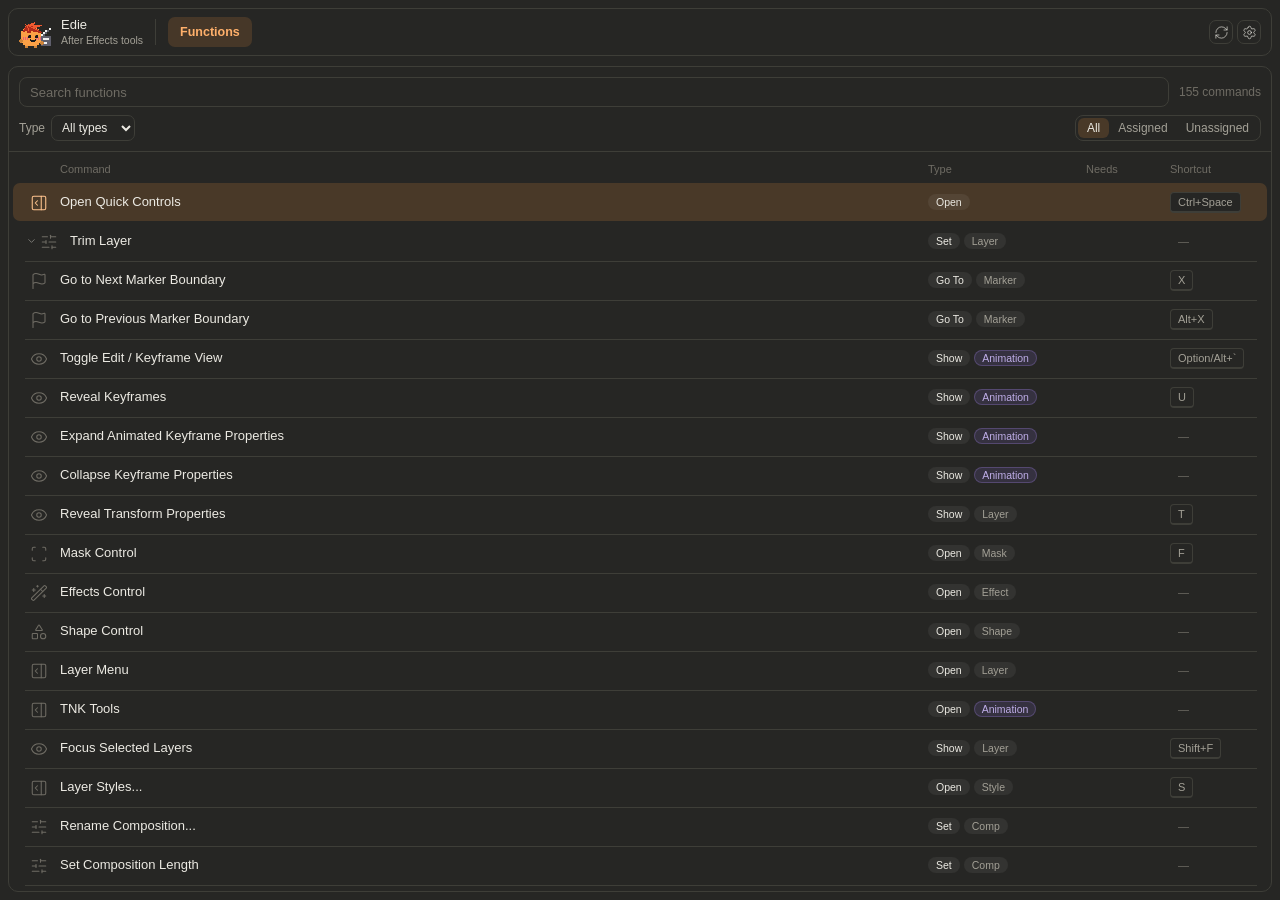
<file: index.html>
<!doctype html>
<html>
<head>
  <meta charset="utf-8" />
  <title>Timeline CEP</title>
  <link rel="stylesheet" href="./css/style.css?v=8df8271e0579" />
</head>
<body>
  <section id="quickPanelShell" class="quick-panel-shell" aria-label="AE FX Quick Controls">
    <div class="quick-panel-status">
      <p id="quickPanelContext">Reading active composition...</p>
      <button id="quickPanelRefresh" class="quick-panel-refresh" type="button" title="Refresh native selection" aria-label="Refresh native selection" data-icon="ui.refresh"></button>
    </div>
    <div class="quick-panel-search-wrap">
      <span class="quick-panel-character" aria-hidden="true"><svg class="brand-face" viewBox="0 0 32 32" width="32" height="32" shape-rendering="crispEdges" aria-hidden="true"><rect x="15" y="6" width="1" height="1" fill="#ef5a30"/><rect x="12" y="7" width="4" height="1" fill="#ef5a30"/><rect x="6" y="8" width="1" height="1" fill="#ef5a30"/><rect x="9" y="8" width="1" height="1" fill="#ef5a30"/><rect x="10" y="8" width="1" height="1" fill="#b02a1c"/><rect x="11" y="8" width="4" height="1" fill="#ef5a30"/><rect x="7" y="9" width="16" height="1" fill="#ef5a30"/><rect x="6" y="10" width="1" height="1" fill="#ef5a30"/><rect x="7" y="10" width="1" height="1" fill="#b02a1c"/><rect x="8" y="10" width="1" height="1" fill="#ef5a30"/><rect x="9" y="10" width="1" height="1" fill="#b02a1c"/><rect x="10" y="10" width="2" height="1" fill="#ef5a30"/><rect x="12" y="10" width="2" height="1" fill="#b02a1c"/><rect x="14" y="10" width="7" height="1" fill="#ef5a30"/><rect x="6" y="11" width="2" height="1" fill="#b02a1c"/><rect x="8" y="11" width="1" height="1" fill="#ef5a30"/><rect x="9" y="11" width="3" height="1" fill="#b02a1c"/><rect x="12" y="11" width="6" height="1" fill="#ef5a30"/><rect x="5" y="12" width="1" height="1" fill="#ef5a30"/><rect x="6" y="12" width="3" height="1" fill="#b02a1c"/><rect x="9" y="12" width="1" height="1" fill="#ef5a30"/><rect x="10" y="12" width="4" height="1" fill="#b02a1c"/><rect x="14" y="12" width="2" height="1" fill="#ef5a30"/><rect x="16" y="12" width="1" height="1" fill="#b02a1c"/><rect x="17" y="12" width="1" height="1" fill="#faa046"/><rect x="30" y="12" width="2" height="1" fill="#f0f0f0"/><rect x="4" y="13" width="1" height="1" fill="#faa046"/><rect x="5" y="13" width="4" height="1" fill="#b02a1c"/><rect x="9" y="13" width="1" height="1" fill="#ef5a30"/><rect x="10" y="13" width="6" height="1" fill="#b02a1c"/><rect x="16" y="13" width="2" height="1" fill="#ef5a30"/><rect x="18" y="13" width="1" height="1" fill="#b02a1c"/><rect x="19" y="13" width="1" height="1" fill="#faa046"/><rect x="30" y="13" width="2" height="1" fill="#f0f0f0"/><rect x="4" y="14" width="5" height="1" fill="#b02a1c"/><rect x="9" y="14" width="1" height="1" fill="#ef5a30"/><rect x="10" y="14" width="8" height="1" fill="#b02a1c"/><rect x="18" y="14" width="1" height="1" fill="#ef5a30"/><rect x="19" y="14" width="1" height="1" fill="#b02a1c"/><rect x="26" y="14" width="2" height="1" fill="#f0f0f0"/><rect x="28" y="14" width="2" height="1" fill="#5f5f6c"/><rect x="2" y="15" width="2" height="1" fill="#faa046"/><rect x="4" y="15" width="2" height="1" fill="#b02a1c"/><rect x="6" y="15" width="2" height="1" fill="#faa046"/><rect x="8" y="15" width="4" height="1" fill="#b02a1c"/><rect x="12" y="15" width="2" height="1" fill="#faa046"/><rect x="14" y="15" width="8" height="1" fill="#b02a1c"/><rect x="26" y="15" width="2" height="1" fill="#f0f0f0"/><rect x="28" y="15" width="2" height="1" fill="#5f5f6c"/><rect x="2" y="16" width="6" height="1" fill="#faa046"/><rect x="8" y="16" width="4" height="1" fill="#b02a1c"/><rect x="12" y="16" width="7" height="1" fill="#faa046"/><rect x="19" y="16" width="4" height="1" fill="#b02a1c"/><rect x="24" y="16" width="2" height="1" fill="#f0f0f0"/><rect x="26" y="16" width="2" height="1" fill="#5f5f6c"/><rect x="2" y="17" width="20" height="1" fill="#faa046"/><rect x="24" y="17" width="2" height="1" fill="#f0f0f0"/><rect x="26" y="17" width="2" height="1" fill="#5f5f6c"/><rect x="2" y="18" width="20" height="1" fill="#faa046"/><rect x="22" y="18" width="2" height="1" fill="#f0f0f0"/><rect x="24" y="18" width="2" height="1" fill="#5f5f6c"/><rect x="2" y="19" width="7" height="1" fill="#faa046"/><rect x="9" y="19" width="1" height="1" fill="#b8692c"/><rect x="10" y="19" width="2" height="1" fill="#19191c"/><rect x="12" y="19" width="4" height="1" fill="#faa046"/><rect x="16" y="19" width="1" height="1" fill="#b8692c"/><rect x="17" y="19" width="2" height="1" fill="#19191c"/><rect x="19" y="19" width="3" height="1" fill="#faa046"/><rect x="22" y="19" width="2" height="1" fill="#f0f0f0"/><rect x="24" y="19" width="2" height="1" fill="#5f5f6c"/><rect x="2" y="20" width="7" height="1" fill="#faa046"/><rect x="9" y="20" width="3" height="1" fill="#19191c"/><rect x="12" y="20" width="4" height="1" fill="#faa046"/><rect x="16" y="20" width="3" height="1" fill="#19191c"/><rect x="19" y="20" width="3" height="1" fill="#faa046"/><rect x="22" y="20" width="10" height="1" fill="#5f5f6c"/><rect x="2" y="21" width="2" height="1" fill="#faa046"/><rect x="4" y="21" width="1" height="1" fill="#e8607a"/><rect x="5" y="21" width="1" height="1" fill="#faa046"/><rect x="6" y="21" width="1" height="1" fill="#e8607a"/><rect x="7" y="21" width="1" height="1" fill="#faa046"/><rect x="8" y="21" width="1" height="1" fill="#e8607a"/><rect x="9" y="21" width="3" height="1" fill="#19191c"/><rect x="12" y="21" width="4" height="1" fill="#faa046"/><rect x="16" y="21" width="3" height="1" fill="#19191c"/><rect x="19" y="21" width="1" height="1" fill="#e8607a"/><rect x="20" y="21" width="1" height="1" fill="#faa046"/><rect x="21" y="21" width="1" height="1" fill="#e8607a"/><rect x="22" y="21" width="10" height="1" fill="#5f5f6c"/><rect x="2" y="22" width="2" height="1" fill="#faa046"/><rect x="4" y="22" width="1" height="1" fill="#e8607a"/><rect x="5" y="22" width="1" height="1" fill="#faa046"/><rect x="6" y="22" width="1" height="1" fill="#e8607a"/><rect x="7" y="22" width="1" height="1" fill="#faa046"/><rect x="8" y="22" width="1" height="1" fill="#e8607a"/><rect x="9" y="22" width="8" height="1" fill="#faa046"/><rect x="17" y="22" width="1" height="1" fill="#e8607a"/><rect x="18" y="22" width="1" height="1" fill="#faa046"/><rect x="19" y="22" width="1" height="1" fill="#e8607a"/><rect x="20" y="22" width="1" height="1" fill="#faa046"/><rect x="21" y="22" width="1" height="1" fill="#e8607a"/><rect x="22" y="22" width="2" height="1" fill="#5f5f6c"/><rect x="24" y="22" width="6" height="1" fill="#f0f0f0"/><rect x="30" y="22" width="2" height="1" fill="#5f5f6c"/><rect x="1" y="23" width="2" height="1" fill="#cd8339"/><rect x="3" y="23" width="1" height="1" fill="#faa046"/><rect x="4" y="23" width="1" height="1" fill="#e8607a"/><rect x="5" y="23" width="1" height="1" fill="#faa046"/><rect x="6" y="23" width="1" height="1" fill="#e8607a"/><rect x="7" y="23" width="1" height="1" fill="#faa046"/><rect x="8" y="23" width="1" height="1" fill="#e8607a"/><rect x="9" y="23" width="2" height="1" fill="#faa046"/><rect x="11" y="23" width="1" height="1" fill="#19191c"/><rect x="12" y="23" width="4" height="1" fill="#faa046"/><rect x="16" y="23" width="1" height="1" fill="#19191c"/><rect x="17" y="23" width="1" height="1" fill="#e8607a"/><rect x="18" y="23" width="1" height="1" fill="#faa046"/><rect x="19" y="23" width="1" height="1" fill="#e8607a"/><rect x="20" y="23" width="1" height="1" fill="#faa046"/><rect x="21" y="23" width="1" height="1" fill="#e8607a"/><rect x="22" y="23" width="2" height="1" fill="#5f5f6c"/><rect x="24" y="23" width="6" height="1" fill="#f0f0f0"/><rect x="30" y="23" width="2" height="1" fill="#5f5f6c"/><rect x="0" y="24" width="4" height="1" fill="#cd8339"/><rect x="4" y="24" width="7" height="1" fill="#faa046"/><rect x="11" y="24" width="6" height="1" fill="#19191c"/><rect x="17" y="24" width="5" height="1" fill="#faa046"/><rect x="22" y="24" width="10" height="1" fill="#5f5f6c"/><rect x="0" y="25" width="4" height="1" fill="#cd8339"/><rect x="4" y="25" width="8" height="1" fill="#faa046"/><rect x="12" y="25" width="4" height="1" fill="#19191c"/><rect x="16" y="25" width="6" height="1" fill="#faa046"/><rect x="22" y="25" width="2" height="1" fill="#cd8339"/><rect x="24" y="25" width="8" height="1" fill="#5f5f6c"/><rect x="1" y="26" width="2" height="1" fill="#cd8339"/><rect x="3" y="26" width="18" height="1" fill="#faa046"/><rect x="21" y="26" width="4" height="1" fill="#cd8339"/><rect x="25" y="26" width="3" height="1" fill="#f0f0f0"/><rect x="28" y="26" width="4" height="1" fill="#5f5f6c"/><rect x="4" y="27" width="16" height="1" fill="#faa046"/><rect x="21" y="27" width="4" height="1" fill="#cd8339"/><rect x="25" y="27" width="3" height="1" fill="#f0f0f0"/><rect x="28" y="27" width="4" height="1" fill="#5f5f6c"/><rect x="4" y="28" width="16" height="1" fill="#faa046"/><rect x="22" y="28" width="2" height="1" fill="#cd8339"/><rect x="24" y="28" width="8" height="1" fill="#5f5f6c"/><rect x="6" y="29" width="12" height="1" fill="#faa046"/><rect x="22" y="29" width="10" height="1" fill="#5f5f6c"/><rect x="6" y="30" width="3" height="1" fill="#cd8339"/><rect x="15" y="30" width="3" height="1" fill="#cd8339"/><rect x="6" y="31" width="3" height="1" fill="#cd8339"/><rect x="15" y="31" width="3" height="1" fill="#cd8339"/></svg></span>
      <span class="quick-panel-search-icon" aria-hidden="true"></span>
      <input id="quickPanelSearch" class="quick-panel-search" type="text" spellcheck="false" autocomplete="off" placeholder="Search commands or effects" aria-label="Search commands or effects">
      <kbd class="quick-panel-search-key">Enter</kbd>
    </div>
    <div id="quickPanelSearchTabs" class="quick-search-tabs" role="tablist" aria-label="Search in" hidden></div>
    <div id="quickPanelSearchResults" class="quick-panel-search-results" aria-live="polite"></div>
    <div class="quick-panel-grid">
      <button type="button" data-quick-panel="anchor" data-tooltip="Layout\nShortcut: Ctrl+A\nAnchor, align, distribute, stagger, layer order and pull/snap." data-icon="panel.anchor"><span class="quick-panel-name">Layout</span><kbd>Ctrl+A</kbd></button>
      <button type="button" data-quick-panel="composition" data-tooltip="Composition\nShortcut: Ctrl+C\nOpen composition-level utilities." data-icon="panel.composition"><span class="quick-panel-name">Comp</span><kbd>Ctrl+C</kbd></button>
      <button type="button" data-quick-panel="rename-comp" data-tooltip="Rename Composition\nRename the active composition directly." data-icon="panel.rename-comp"><span class="quick-panel-name">Rename Comp</span><kbd>RN</kbd></button>
      <button type="button" data-quick-panel="ease" data-tooltip="Ease Editor\nShortcut: Ctrl+E\nEdit selected native keyframes." data-icon="panel.ease"><span class="quick-panel-name">Ease</span><kbd>Ctrl+E</kbd></button>
      <button type="button" data-quick-panel="mask" data-tooltip="Mask Control\nShortcut: Ctrl+F\nEdit masks on selected layers." data-icon="panel.mask"><span class="quick-panel-name">Mask</span><kbd>Ctrl+F</kbd></button>
      <button type="button" data-quick-panel="effects" data-tooltip="Effects Control\nSearch, apply, toggle, and delete effects on selected layers." data-icon="panel.effects"><span class="quick-panel-name">Effects</span><kbd>FX</kbd></button>
      <button type="button" data-quick-panel="shapes" data-tooltip="Shape Control\nInspect selected shape contents and add common shape items." data-icon="panel.shapes"><span class="quick-panel-name">Shapes</span><kbd>SH</kbd></button>
      <button type="button" data-quick-panel="styles" data-tooltip="Layer Styles\nShortcut: Ctrl+S\nAdd and edit styles on selected layers." data-icon="panel.styles"><span class="quick-panel-name">Styles</span><kbd>Ctrl+S</kbd></button>
      <button type="button" data-quick-panel="layer-menu" data-tooltip="Layer Menu\nOpen the selected-layer right-click menu from Quick Controls." data-icon="panel.layer-menu"><span class="quick-panel-name">Layer Menu</span><kbd>RC</kbd></button>
      <button type="button" data-quick-panel="mass-edit" data-tooltip="Mass Edit\nShortcut: Ctrl+M\nCopy, wrangle, and edit properties across selected layers." data-icon="panel.mass-edit"><span class="quick-panel-name">Mass Edit</span><kbd>Ctrl+M</kbd></button>
      <button type="button" data-quick-panel="text-animation" data-tooltip="Text Animation\nShortcut: Ctrl+T\nBuild text animators and manage selected text layers." data-icon="panel.text-animation"><span class="quick-panel-name">Text Anim</span><kbd>Ctrl+T</kbd></button>
      <button type="button" data-quick-panel="tnk" data-tooltip="TNK Tools\nShortcut: Ctrl+D\nGlobal parameter bar feeding every tool, TNK v3 style." data-icon="panel.tnk"><span class="quick-panel-name">TNK</span><kbd>Ctrl+D</kbd></button>
    </div>
    <p class="quick-panel-hint">Uses the current native Timeline or Composition selection.</p>
  </section>
  <header>
    <div class="status-row">
      <div id="platformBadge" class="platform-badge" aria-label="Platform"></div>
      <div id="compSelect" class="comp-select" title="Composition">
        <button id="compSelectButton" class="comp-select-button" type="button">No active comp</button>
        <input id="compSelectSearch" class="comp-select-search" type="text" spellcheck="false" autocomplete="off" aria-label="Search compositions">
        <div id="compSelectMenu" class="comp-select-menu" aria-hidden="true"></div>
      </div>
      <span id="status">Open a comp.</span>
      <button id="durationBtn" title="Set comp duration">Set Length</button>
      <button id="keyframeModeBtn" title="Toggle keyframe focus mode">Keyframes</button>
    </div>
  </header>

  <div id="durationModal" class="modal-backdrop" aria-hidden="true">
    <div class="duration-dialog">
      <div class="dialog-title">Set Composition Duration</div>
      <div class="dialog-subtitle">Seconds, mm:ss, or hh:mm:ss</div>
      <input id="durationInput" type="text" spellcheck="false" />
      <div id="durationError" class="dialog-error"></div>
      <div class="dialog-actions">
        <button id="durationCancel" class="dialog-btn">Cancel</button>
        <button id="durationApply" class="dialog-btn primary">Apply</button>
      </div>
    </div>
  </div>

  <div id="expressionModal" class="modal-backdrop" aria-hidden="true">
    <div class="duration-dialog expression-dialog">
      <div id="expressionTitle" class="dialog-title">Expression</div>
      <div id="expressionSubtitle" class="dialog-subtitle">Alt-click a property row to edit</div>
      <textarea id="expressionInput" spellcheck="false"></textarea>
      <div id="expressionError" class="dialog-error"></div>
      <div class="dialog-actions">
        <button id="expressionDisable" class="dialog-btn">Disable</button>
        <button id="expressionCancel" class="dialog-btn">Cancel</button>
        <button id="expressionApply" class="dialog-btn primary">Apply</button>
      </div>
    </div>
  </div>

  <div id="anchorModal" class="modal-backdrop" aria-hidden="true">
    <div class="duration-dialog anchor-dialog">
      <div class="dialog-title">Anchor Point</div>
      <div class="dialog-subtitle">Pick where the selected layer anchor should sit</div>
      <div class="layout-panel-head">
        <span class="layout-panel-name">Layout</span>
        <em class="layout-panel-count" data-tnt-selection></em>
      </div>
      <div class="anchor-panel">
        <div class="anchor-section">
          <div class="anchor-section-title">Anchor</div>
          <div id="anchorGrid" class="anchor-grid" role="group" aria-label="Anchor point position">
            <button type="button" class="anchor-cell" data-point="TL" title="Top left"></button>
            <button type="button" class="anchor-cell" data-point="TC" title="Top center"></button>
            <button type="button" class="anchor-cell" data-point="TR" title="Top right"></button>
            <button type="button" class="anchor-cell" data-point="ML" title="Middle left"></button>
            <button type="button" class="anchor-cell active" data-point="C" title="Center"></button>
            <button type="button" class="anchor-cell" data-point="MR" title="Middle right"></button>
            <button type="button" class="anchor-cell" data-point="BL" title="Bottom left"></button>
            <button type="button" class="anchor-cell" data-point="BC" title="Bottom center"></button>
            <button type="button" class="anchor-cell" data-point="BR" title="Bottom right"></button>
          </div>
          <label class="anchor-option">
            <input id="anchorUseMasks" type="checkbox" checked>
            <span>Use mask bounds</span>
          </label>
        </div>
        <div class="anchor-section anchor-align-section">
          <div class="anchor-section-title">Align</div>
          <label class="anchor-align-target">
            <span>Align to:</span>
            <select id="anchorAlignTarget" aria-label="Align layers to">
              <option value="selection">Selection</option>
              <option value="comp">Composition</option>
            </select>
          </label>
          <div id="anchorAlignGrid" class="anchor-align-grid" role="group" aria-label="Align selected layers">
            <button type="button" class="anchor-align-btn align-left" data-align="left" data-icon="align-start-vertical" title="Align left"></button>
            <button type="button" class="anchor-align-btn align-hcenter" data-align="hcenter" data-icon="align-center-vertical" title="Align horizontal center"></button>
            <button type="button" class="anchor-align-btn align-right" data-align="right" data-icon="align-end-vertical" title="Align right"></button>
            <button type="button" class="anchor-align-btn align-top" data-align="top" data-icon="align-start-horizontal" title="Align top"></button>
            <button type="button" class="anchor-align-btn align-vcenter" data-align="vcenter" data-icon="align-center-horizontal" title="Align vertical center"></button>
            <button type="button" class="anchor-align-btn align-bottom" data-align="bottom" data-icon="align-end-horizontal" title="Align bottom"></button>
          </div>
          <div class="anchor-section-title anchor-distribute-title">Distribute Layers</div>
          <div id="anchorDistributeGrid" class="anchor-align-grid anchor-distribute-grid" role="group" aria-label="Distribute selected layers">
            <button type="button" class="anchor-align-btn dist-top" data-align="dist-top" data-icon="align-vertical-distribute-start" title="Distribute top edges"></button>
            <button type="button" class="anchor-align-btn dist-vcenter" data-align="dist-vcenter" data-icon="align-vertical-distribute-center" title="Distribute vertical centers"></button>
            <button type="button" class="anchor-align-btn dist-bottom" data-align="dist-bottom" data-icon="align-vertical-distribute-end" title="Distribute bottom edges"></button>
            <button type="button" class="anchor-align-btn dist-left" data-align="dist-left" data-icon="align-horizontal-distribute-start" title="Distribute left edges"></button>
            <button type="button" class="anchor-align-btn dist-hcenter" data-align="dist-hcenter" data-icon="align-horizontal-distribute-center" title="Distribute horizontal centers"></button>
            <button type="button" class="anchor-align-btn dist-right" data-align="dist-right" data-icon="align-horizontal-distribute-end" title="Distribute right edges"></button>
          </div>
          <label class="anchor-option anchor-align-option">
            <input id="anchorIgnoreParent" type="checkbox">
            <span>Ignore parenting</span>
          </label>
        </div>
        <div id="anchorTimingSections" class="anchor-timing-sections">
        <div class="timing-column">
<section class="timing-order-card timing-stagger-card">
          <header class="timing-order-head">
            <div class="tnt-card-title timing-order-title"><b>ST</b><span>Stagger</span></div>
          </header>
          <div class="timing-order-body">
            <div class="timing-inline-row"><div class="timing-execute-actions" role="group" aria-label="Choose stagger direction">
              <button type="button" data-stagger-execute="asc" data-icon="arrow-up-narrow-wide" data-tooltip="Bottom Up\nUse the bottom selected layer as the first layer, then stagger upward."><strong>Bottom up</strong><span>Stagger upward</span></button>
              <button type="button" data-stagger-execute="desc" data-icon="arrow-down-wide-narrow" data-tooltip="Top Down\nUse the top selected layer as the first layer, then stagger downward."><strong>Top down</strong><span>Stagger downward</span></button>
              <button type="button" data-stagger-execute="random" data-icon="shuffle" data-tooltip="Random Stagger\nShuffle the selected layers once, then use the slider to set the offset."><strong>Random</strong><span>Shuffle timing</span></button>
            </div>
              <label class="timing-group-control" data-tooltip="Group Size\nRepeat offsets inside groups. 1 staggers every selected layer in one run."><span>Group:</span><input class="timing-group-input" type="number" min="1" step="1" value="1"></label>
              </div>
            <div class="timing-order-field">
              <span>Offset / gap</span>
              <div class="timing-amount-row">
                <input class="timing-amount-range" type="range" min="0" max="60" step="1" value="0" data-tooltip="Apply Stagger\nChoose a direction above, then drag to apply the offset from the original layer positions.">
                <input class="timing-amount-input" type="number" min="0" step="1" value="0" data-tooltip="Exact Offset\nEnter an exact amount. The selected stagger direction applies from the original layer positions.">
                <select class="timing-unit-select" data-tooltip="Unit\nMeasure the offset in composition frames or in seconds.">
                  <option value="frames">Frames</option>
                  <option value="seconds">Secs</option>
                </select>
              </div>
              <div class="timing-live-status">Choose a direction, then move the slider to apply.</div>
            </div>
          </div>
          <div class="timing-order-error"></div>
        </section>
<section class="timing-order-card timing-snap-pull-card">
          <header class="timing-order-head">
            <div class="tnt-card-title timing-order-title"><b>SP</b><span>Pull / Snap</span></div>
          </header>
          <div class="timing-order-body">
            <div class="timing-order-field">
              <span>Pull</span>
              <div class="timing-inline-row timing-pull-choices">
                <span>Move:</span>
                <select class="timing-pull-mode" data-tooltip="What to move\nThe selected layers, or the selected keyframes.">
                  <option value="layers">Layers</option>
                  <option value="keys">Keyframes</option>
                </select>
              </div>
              <div class="timing-inline-row timing-pull-row">
                <span>Pull:</span>
                <div class="timing-execute-actions" role="group" aria-label="Pull to playhead">
                  <button type="button" data-pull-run="in" data-icon="arrow-right-from-line" data-tooltip="Pull In\nMove to the playhead by the in point, keeping the selection's relative spacing.\nWith Keyframes: the layer's keys travel as a group, anchored by the first."></button>
                  <button type="button" data-pull-run="out" data-icon="arrow-left-from-line" data-tooltip="Pull Out\nMove to the playhead by the out point, keeping the selection's relative spacing.\nWith Keyframes: the layer's keys travel as a group, anchored by the last."></button>
                </div>
                <span>Snap:</span>
                <div class="timing-execute-actions" role="group" aria-label="Snap to playhead">
                  <button type="button" data-snap-run="in" data-icon="align-horizontal-justify-start" data-tooltip="Snap In\nMove every selected layer's in point onto the playhead individually.\nWith Keyframes: each property's first key lands on the playhead."></button>
                  <button type="button" data-snap-run="out" data-icon="align-horizontal-justify-end" data-tooltip="Snap Out\nMove every selected layer's out point onto the playhead individually.\nWith Keyframes: each property's last key lands on the playhead."></button>
                </div>
              </div>
            </div>
          </div>
          <div class="timing-order-error"></div>
        </section>
</div>

        <section class="timing-order-card layer-order-card">
          <header class="timing-order-head">
            <div class="tnt-card-title timing-order-title"><b>OR</b><span>Layer Order</span></div>
          </header>
          <div class="timing-order-body">
            <div class="timing-order-field order-direction-field">
              <span>Direction:</span>
              <select class="timing-direction-select" data-tooltip="Direction\nAscending puts the smallest value at the bottom of the selected stack.">
              <option value="asc">Ascending</option>
              <option value="desc">Descending</option>
            </select>
            </div>
            <div class="timing-order-field order-group-field">
              <span>Timing:</span>
              <div class="timing-execute-actions order-sort-actions" role="group" aria-label="Sort selected layers by timing">
                <button type="button" data-order-sort="in" data-icon="chevrons-left" data-tooltip="By In Point\nSort selected layers by in point."><strong>In point</strong><span>Layer start</span></button>
                <button type="button" data-order-sort="out" data-icon="chevrons-right" data-tooltip="By Out Point\nSort selected layers by out point."><strong>Out point</strong><span>Layer end</span></button>
                <button type="button" data-order-sort="firstKey" data-icon="skip-back" data-tooltip="Earliest Keyframe\nSort by each layer's earliest keyframe. Layers with no keys use their in point."><strong>First key</strong><span>Earliest key</span></button>
                <button type="button" data-order-sort="lastKey" data-icon="skip-forward" data-tooltip="Last Keyframe\nSort by each layer's latest keyframe. Layers with no keys use their in point."><strong>Last key</strong><span>Latest key</span></button>
              </div>
            </div>
            <div class="timing-order-field order-group-field">
              <span>Position:</span>
              <div class="timing-execute-actions order-sort-actions" role="group" aria-label="Sort selected layers by position">
                <button type="button" data-order-sort="x" data-icon="move-horizontal" data-tooltip="By X Position\nSort selected layers by Position X at the current time."><strong>X position</strong><span>Left to right</span></button>
                <button type="button" data-order-sort="y" data-icon="move-vertical" data-tooltip="By Y Position\nSort selected layers by Position Y at the current time."><strong>Y position</strong><span>Top to bottom</span></button>
                <button type="button" data-order-sort="distance" data-icon="ruler" data-tooltip="By Distance\nSort selected layers by how far each one sits from the last layer in the selection, measured at the current time."><strong>Distance</strong><span>From last selected</span></button>
              </div>
            </div>
            <div class="timing-order-field order-group-field">
              <span>Stack:</span>
              <div class="timing-execute-actions order-stack-actions" role="group" aria-label="Reorder the selected stack">
                <button type="button" data-order-stack="top" data-icon="arrow-up-to-line" data-tooltip="Send to Top\nMove the selected layers to the top of the composition stack while preserving their order."><strong>Send to top</strong><span>Top of layer stack</span></button>
                <button type="button" data-order-stack="bottom" data-icon="arrow-down-to-line" data-tooltip="Send to Bottom\nMove the selected layers to the bottom of the composition stack while preserving their order."><strong>Send to bottom</strong><span>Bottom of layer stack</span></button>
                <button type="button" data-order-stack="reverse" data-icon="flip-vertical-2" data-tooltip="Reverse Layer Order  (R)\nReverse the selected layers inside their current stack slots. The unselected layers do not move."><strong>Reverse</strong><span>Reverse selected stack</span></button>
                <button type="button" data-order-sort="random" data-icon="shuffle" data-tooltip="Randomize\nShuffle selected layers and move the shuffled selection to the top of the stack."><strong>Random</strong><span>Shuffle stack</span></button>
              </div>
            </div>
          <div class="timing-order-error"></div>
        </section>

        
        </div>
      </div>
      <div id="anchorError" class="dialog-error"></div>
    </div>
  </div>

  <div id="compositionModal" class="modal-backdrop composition-backdrop" aria-hidden="true">
    <div class="composition-dialog" role="dialog" aria-modal="true" aria-labelledby="compositionTitle">
      <div class="composition-head">
        <div class="composition-title-wrap">
          <b class="subpanel-shortcut-badge">C</b>
          <div id="compositionTitle" class="composition-title">Composition</div>
          <span id="compositionName" class="composition-name">No active comp</span>
        </div>
      </div>
      <div class="composition-body">
        <section class="composition-section">
          <div class="composition-section-title">Current Composition</div>
          <div class="composition-tool-grid">
            <button type="button" class="composition-tool" data-composition-action="trim" title="Trim the active composition to the latest layer out point">
              <span class="composition-tool-icon icon-trim" aria-hidden="true"></span>
              <span>Auto Trim Comp</span>
            </button>
            <button type="button" class="composition-tool" data-composition-action="crop" title="Crop selected precomposition layers to their visible content">
              <span class="composition-tool-icon icon-crop" aria-hidden="true"></span>
              <span>Auto Crop Comps</span>
            </button>
            <button type="button" class="composition-tool" data-composition-action="precompose" title="Move selected layers into a new precomposition">
              <span class="composition-tool-icon icon-precompose" aria-hidden="true"></span>
              <span>Pre-compose Selected</span>
            </button>
            <button type="button" class="composition-tool" data-composition-action="decompose" title="Extract selected precomposition layers into this timeline while preserving their placement">
              <span class="composition-tool-icon icon-decompose" aria-hidden="true"></span>
              <span>Decompose Precomp</span>
            </button>
            <button type="button" class="composition-tool composition-tool-destructive" data-composition-action="decomposeDelete" title="Extract the selected precomp, then delete its source composition from the project when it has no other uses">
              <span class="composition-tool-icon icon-decompose" aria-hidden="true"></span>
              <span>Decompose + Delete Source</span>
            </button>
            <button type="button" class="composition-tool" data-composition-action="rename" title="Rename the active composition">
              <span class="composition-tool-icon icon-rename" aria-hidden="true"></span>
              <span>Rename Composition</span>
            </button>
            <button type="button" class="composition-tool" data-composition-action="duration" title="Set the active composition duration">
              <span class="composition-tool-icon icon-duration" aria-hidden="true"></span>
              <span>Set Composition Length</span>
            </button>
            <button type="button" class="composition-tool" data-composition-action="render" title="Add the active composition to the render queue">
              <span class="composition-tool-icon icon-render" aria-hidden="true"></span>
              <span>Add to Render Queue</span>
            </button>
          </div>
        </section>
        <section class="composition-section composition-roadmap">
          <div class="composition-section-title">Planned</div>
          <div class="composition-roadmap-list">
            <span>Duplicate Comps</span>
            <span>Batch Rename Comps</span>
            <span>Batch Scale Comps</span>
            <span>Batch Resize Canvas</span>
            <span>Batch Comp Settings</span>
            <span>Batch Color Replace</span>
            <span>Export Comps as New Projects</span>
          </div>
        </section>
      </div>
      <div id="compositionError" class="composition-error"></div>
    </div>
  </div>

  <main id="scrollArea">
    <section id="assistantHub" class="assistant-hub" aria-label="Assistant Hub">
      <div class="assistant-tabs" role="tablist" aria-label="Assistant workspace">
        <!-- Edie, as in PR FX's toolbar (client/index.html): same art, facing right. -->
        <svg class="brand-face" viewBox="0 0 32 32" width="32" height="32" shape-rendering="crispEdges" aria-hidden="true"><rect x="15" y="6" width="1" height="1" fill="#ef5a30"/><rect x="12" y="7" width="4" height="1" fill="#ef5a30"/><rect x="6" y="8" width="1" height="1" fill="#ef5a30"/><rect x="9" y="8" width="1" height="1" fill="#ef5a30"/><rect x="10" y="8" width="1" height="1" fill="#b02a1c"/><rect x="11" y="8" width="4" height="1" fill="#ef5a30"/><rect x="7" y="9" width="16" height="1" fill="#ef5a30"/><rect x="6" y="10" width="1" height="1" fill="#ef5a30"/><rect x="7" y="10" width="1" height="1" fill="#b02a1c"/><rect x="8" y="10" width="1" height="1" fill="#ef5a30"/><rect x="9" y="10" width="1" height="1" fill="#b02a1c"/><rect x="10" y="10" width="2" height="1" fill="#ef5a30"/><rect x="12" y="10" width="2" height="1" fill="#b02a1c"/><rect x="14" y="10" width="7" height="1" fill="#ef5a30"/><rect x="6" y="11" width="2" height="1" fill="#b02a1c"/><rect x="8" y="11" width="1" height="1" fill="#ef5a30"/><rect x="9" y="11" width="3" height="1" fill="#b02a1c"/><rect x="12" y="11" width="6" height="1" fill="#ef5a30"/><rect x="5" y="12" width="1" height="1" fill="#ef5a30"/><rect x="6" y="12" width="3" height="1" fill="#b02a1c"/><rect x="9" y="12" width="1" height="1" fill="#ef5a30"/><rect x="10" y="12" width="4" height="1" fill="#b02a1c"/><rect x="14" y="12" width="2" height="1" fill="#ef5a30"/><rect x="16" y="12" width="1" height="1" fill="#b02a1c"/><rect x="17" y="12" width="1" height="1" fill="#faa046"/><rect x="30" y="12" width="2" height="1" fill="#f0f0f0"/><rect x="4" y="13" width="1" height="1" fill="#faa046"/><rect x="5" y="13" width="4" height="1" fill="#b02a1c"/><rect x="9" y="13" width="1" height="1" fill="#ef5a30"/><rect x="10" y="13" width="6" height="1" fill="#b02a1c"/><rect x="16" y="13" width="2" height="1" fill="#ef5a30"/><rect x="18" y="13" width="1" height="1" fill="#b02a1c"/><rect x="19" y="13" width="1" height="1" fill="#faa046"/><rect x="30" y="13" width="2" height="1" fill="#f0f0f0"/><rect x="4" y="14" width="5" height="1" fill="#b02a1c"/><rect x="9" y="14" width="1" height="1" fill="#ef5a30"/><rect x="10" y="14" width="8" height="1" fill="#b02a1c"/><rect x="18" y="14" width="1" height="1" fill="#ef5a30"/><rect x="19" y="14" width="1" height="1" fill="#b02a1c"/><rect x="26" y="14" width="2" height="1" fill="#f0f0f0"/><rect x="28" y="14" width="2" height="1" fill="#5f5f6c"/><rect x="2" y="15" width="2" height="1" fill="#faa046"/><rect x="4" y="15" width="2" height="1" fill="#b02a1c"/><rect x="6" y="15" width="2" height="1" fill="#faa046"/><rect x="8" y="15" width="4" height="1" fill="#b02a1c"/><rect x="12" y="15" width="2" height="1" fill="#faa046"/><rect x="14" y="15" width="8" height="1" fill="#b02a1c"/><rect x="26" y="15" width="2" height="1" fill="#f0f0f0"/><rect x="28" y="15" width="2" height="1" fill="#5f5f6c"/><rect x="2" y="16" width="6" height="1" fill="#faa046"/><rect x="8" y="16" width="4" height="1" fill="#b02a1c"/><rect x="12" y="16" width="7" height="1" fill="#faa046"/><rect x="19" y="16" width="4" height="1" fill="#b02a1c"/><rect x="24" y="16" width="2" height="1" fill="#f0f0f0"/><rect x="26" y="16" width="2" height="1" fill="#5f5f6c"/><rect x="2" y="17" width="20" height="1" fill="#faa046"/><rect x="24" y="17" width="2" height="1" fill="#f0f0f0"/><rect x="26" y="17" width="2" height="1" fill="#5f5f6c"/><rect x="2" y="18" width="20" height="1" fill="#faa046"/><rect x="22" y="18" width="2" height="1" fill="#f0f0f0"/><rect x="24" y="18" width="2" height="1" fill="#5f5f6c"/><rect x="2" y="19" width="7" height="1" fill="#faa046"/><rect x="9" y="19" width="1" height="1" fill="#b8692c"/><rect x="10" y="19" width="2" height="1" fill="#19191c"/><rect x="12" y="19" width="4" height="1" fill="#faa046"/><rect x="16" y="19" width="1" height="1" fill="#b8692c"/><rect x="17" y="19" width="2" height="1" fill="#19191c"/><rect x="19" y="19" width="3" height="1" fill="#faa046"/><rect x="22" y="19" width="2" height="1" fill="#f0f0f0"/><rect x="24" y="19" width="2" height="1" fill="#5f5f6c"/><rect x="2" y="20" width="7" height="1" fill="#faa046"/><rect x="9" y="20" width="3" height="1" fill="#19191c"/><rect x="12" y="20" width="4" height="1" fill="#faa046"/><rect x="16" y="20" width="3" height="1" fill="#19191c"/><rect x="19" y="20" width="3" height="1" fill="#faa046"/><rect x="22" y="20" width="10" height="1" fill="#5f5f6c"/><rect x="2" y="21" width="2" height="1" fill="#faa046"/><rect x="4" y="21" width="1" height="1" fill="#e8607a"/><rect x="5" y="21" width="1" height="1" fill="#faa046"/><rect x="6" y="21" width="1" height="1" fill="#e8607a"/><rect x="7" y="21" width="1" height="1" fill="#faa046"/><rect x="8" y="21" width="1" height="1" fill="#e8607a"/><rect x="9" y="21" width="3" height="1" fill="#19191c"/><rect x="12" y="21" width="4" height="1" fill="#faa046"/><rect x="16" y="21" width="3" height="1" fill="#19191c"/><rect x="19" y="21" width="1" height="1" fill="#e8607a"/><rect x="20" y="21" width="1" height="1" fill="#faa046"/><rect x="21" y="21" width="1" height="1" fill="#e8607a"/><rect x="22" y="21" width="10" height="1" fill="#5f5f6c"/><rect x="2" y="22" width="2" height="1" fill="#faa046"/><rect x="4" y="22" width="1" height="1" fill="#e8607a"/><rect x="5" y="22" width="1" height="1" fill="#faa046"/><rect x="6" y="22" width="1" height="1" fill="#e8607a"/><rect x="7" y="22" width="1" height="1" fill="#faa046"/><rect x="8" y="22" width="1" height="1" fill="#e8607a"/><rect x="9" y="22" width="8" height="1" fill="#faa046"/><rect x="17" y="22" width="1" height="1" fill="#e8607a"/><rect x="18" y="22" width="1" height="1" fill="#faa046"/><rect x="19" y="22" width="1" height="1" fill="#e8607a"/><rect x="20" y="22" width="1" height="1" fill="#faa046"/><rect x="21" y="22" width="1" height="1" fill="#e8607a"/><rect x="22" y="22" width="2" height="1" fill="#5f5f6c"/><rect x="24" y="22" width="6" height="1" fill="#f0f0f0"/><rect x="30" y="22" width="2" height="1" fill="#5f5f6c"/><rect x="1" y="23" width="2" height="1" fill="#cd8339"/><rect x="3" y="23" width="1" height="1" fill="#faa046"/><rect x="4" y="23" width="1" height="1" fill="#e8607a"/><rect x="5" y="23" width="1" height="1" fill="#faa046"/><rect x="6" y="23" width="1" height="1" fill="#e8607a"/><rect x="7" y="23" width="1" height="1" fill="#faa046"/><rect x="8" y="23" width="1" height="1" fill="#e8607a"/><rect x="9" y="23" width="2" height="1" fill="#faa046"/><rect x="11" y="23" width="1" height="1" fill="#19191c"/><rect x="12" y="23" width="4" height="1" fill="#faa046"/><rect x="16" y="23" width="1" height="1" fill="#19191c"/><rect x="17" y="23" width="1" height="1" fill="#e8607a"/><rect x="18" y="23" width="1" height="1" fill="#faa046"/><rect x="19" y="23" width="1" height="1" fill="#e8607a"/><rect x="20" y="23" width="1" height="1" fill="#faa046"/><rect x="21" y="23" width="1" height="1" fill="#e8607a"/><rect x="22" y="23" width="2" height="1" fill="#5f5f6c"/><rect x="24" y="23" width="6" height="1" fill="#f0f0f0"/><rect x="30" y="23" width="2" height="1" fill="#5f5f6c"/><rect x="0" y="24" width="4" height="1" fill="#cd8339"/><rect x="4" y="24" width="7" height="1" fill="#faa046"/><rect x="11" y="24" width="6" height="1" fill="#19191c"/><rect x="17" y="24" width="5" height="1" fill="#faa046"/><rect x="22" y="24" width="10" height="1" fill="#5f5f6c"/><rect x="0" y="25" width="4" height="1" fill="#cd8339"/><rect x="4" y="25" width="8" height="1" fill="#faa046"/><rect x="12" y="25" width="4" height="1" fill="#19191c"/><rect x="16" y="25" width="6" height="1" fill="#faa046"/><rect x="22" y="25" width="2" height="1" fill="#cd8339"/><rect x="24" y="25" width="8" height="1" fill="#5f5f6c"/><rect x="1" y="26" width="2" height="1" fill="#cd8339"/><rect x="3" y="26" width="18" height="1" fill="#faa046"/><rect x="21" y="26" width="4" height="1" fill="#cd8339"/><rect x="25" y="26" width="3" height="1" fill="#f0f0f0"/><rect x="28" y="26" width="4" height="1" fill="#5f5f6c"/><rect x="4" y="27" width="16" height="1" fill="#faa046"/><rect x="21" y="27" width="4" height="1" fill="#cd8339"/><rect x="25" y="27" width="3" height="1" fill="#f0f0f0"/><rect x="28" y="27" width="4" height="1" fill="#5f5f6c"/><rect x="4" y="28" width="16" height="1" fill="#faa046"/><rect x="22" y="28" width="2" height="1" fill="#cd8339"/><rect x="24" y="28" width="8" height="1" fill="#5f5f6c"/><rect x="6" y="29" width="12" height="1" fill="#faa046"/><rect x="22" y="29" width="10" height="1" fill="#5f5f6c"/><rect x="6" y="30" width="3" height="1" fill="#cd8339"/><rect x="15" y="30" width="3" height="1" fill="#cd8339"/><rect x="6" y="31" width="3" height="1" fill="#cd8339"/><rect x="15" y="31" width="3" height="1" fill="#cd8339"/></svg>
        <div class="assistant-brand"><div class="assistant-brand-name">Edie</div><div class="assistant-brand-sub">After Effects tools</div></div>
        <span class="assistant-brand-sep" aria-hidden="true"></span>
        <button id="assistantFunctionsTab" class="assistant-tab active" type="button" role="tab" aria-selected="true" data-assistant-tab="functions">Functions</button>
        <div class="assistant-tab-actions">
          <button id="assistantRefreshFunctions" class="tnt-action-btn" type="button" title="Refresh functions" aria-label="Refresh functions" data-icon="ui.refresh"></button>
          <button id="settingsBtn" class="settings-btn tnt-action-btn" type="button" title="Settings" aria-label="Settings" data-icon="ui.settings"></button>
        </div>
      </div>
      <div id="assistantFunctionsPanel" class="assistant-panel active" role="tabpanel" aria-labelledby="assistantFunctionsTab" data-assistant-panel="functions">
        <div class="assistant-function-filters">
          <div class="assistant-function-search">
            <input id="assistantFunctionSearch" type="text" spellcheck="false" autocomplete="off" placeholder="Search functions" aria-label="Search functions">
            <span id="assistantFunctionCount" class="assistant-function-count">0 commands</span>
          </div>
          <div class="assistant-filter-row">
            <label class="assistant-filter-type">
              <span>Type</span>
              <select id="assistantFilterType" aria-label="Filter by type">
                <option value="all">All types</option>
                <option value="native">AE Effect</option>
                <option value="panel">Panel</option>
                <option value="custom">Custom</option>
              </select>
            </label>
            <div class="assistant-filter-seg" id="assistantFilterKey" role="group" aria-label="Filter by shortcut">
              <button type="button" class="active" data-key-filter="all">All</button>
              <button type="button" data-key-filter="assigned">Assigned</button>
              <button type="button" data-key-filter="unassigned">Unassigned</button>
            </div>
          </div>
        </div>
        <div id="assistantFunctionList" class="assistant-function-list"></div>
      </div>
    </section>
    <div id="rulerWrap" class="time-ruler-wrap top-ruler">
      <span id="timeDisplay">0:00:00</span>
      <div id="ruler"></div>
      <div id="topMarkerRail" class="marker-rail"></div>
      <div id="playhead"></div>
    </div>
    <div id="timeline"></div>
    <div id="selectionBox"></div>
    <div id="layerMenu" class="layer-menu" aria-hidden="true"></div>
  </main>
  <div id="horizontalScrollBar" class="horizontal-scrollbar" aria-hidden="true">
    <div id="horizontalScrollThumb" class="horizontal-scroll-thumb"></div>
  </div>
  <button id="activeFilterNotice" class="active-filter-notice" type="button" aria-hidden="true">
    <span class="active-filter-notice-label">Filter active</span>
    <span class="active-filter-notice-action">Turn off</span>
  </button>

  <script src="./icons/lucide.js"></script>
  <script src="./js/CSInterface.js"></script>
  <script src="./js/main.js?v=8df8271e0579"></script>
</body>
</html>
</file>
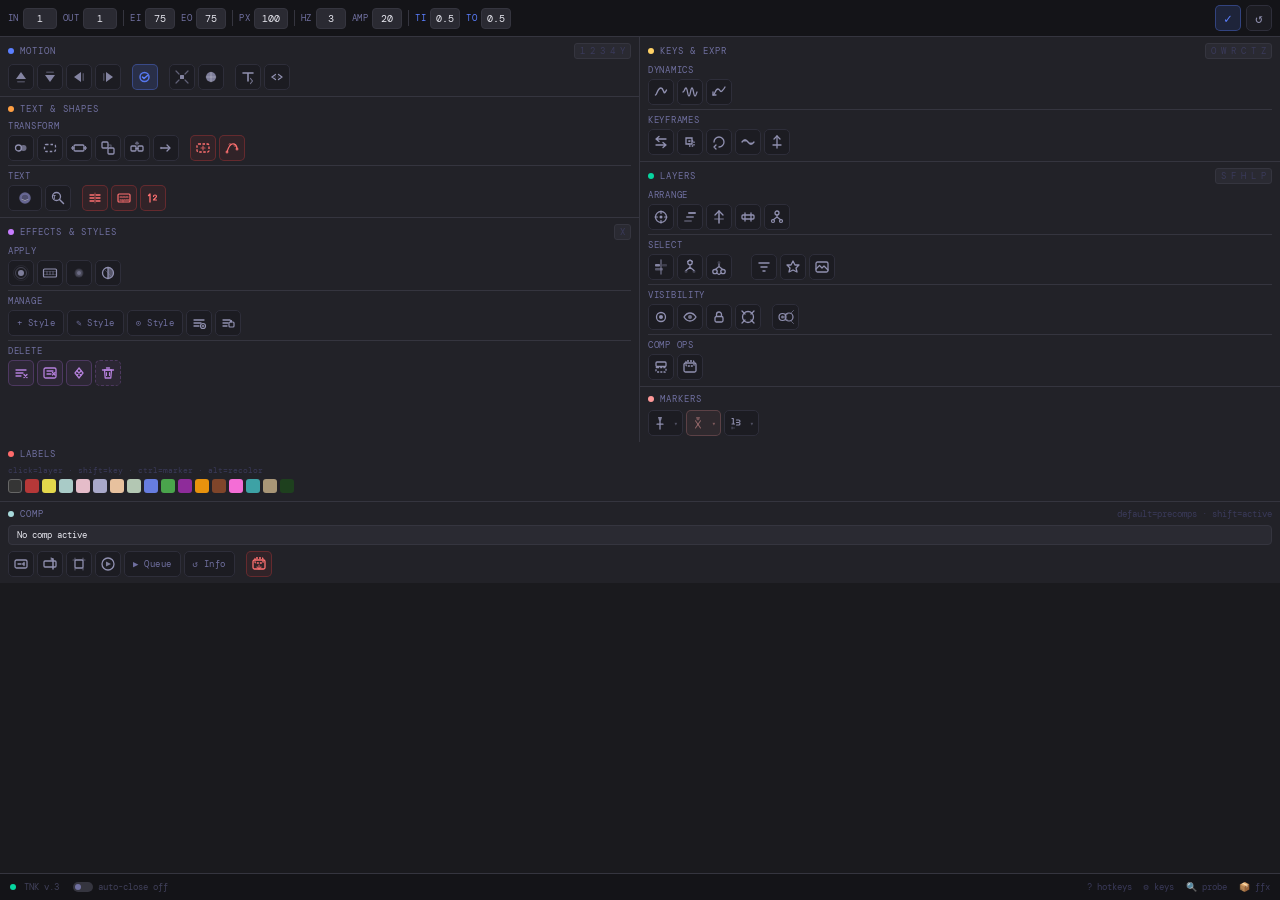
<file: Ref/TNK_v3/index.html>
<!DOCTYPE html>
<html lang="en">
<head>
<meta charset="UTF-8">
<title>TNK v.3</title>
<script>if(typeof module==='object'){window.module=module;module=undefined;}</script>
<script src="js/CSInterface.js"></script>
<script>if(window.module)module=window.module;</script>
<script src="js/bridge.js"></script>
<style>
@import url('https://fonts.googleapis.com/css2?family=DM+Mono:wght@400;500&family=Syne:wght@600;700&display=swap');
*,*::before,*::after{box-sizing:border-box;margin:0;padding:0;}
:root{--bg:#1a1a1e;--surface:#222228;--surface2:#2a2a32;--border:#35353f;--accent:#5b7fff;--text:#e8e8f0;--muted:#7070a0;--success:#06d6a0;}
html,body{background:var(--bg);font-family:'DM Mono',monospace;font-size:11px;color:var(--text);height:100%;overflow:hidden;user-select:none;}
#toast{position:fixed;bottom:36px;left:50%;transform:translateX(-50%) translateY(10px);background:rgba(91,127,255,0.15);border:1px solid rgba(91,127,255,0.4);color:var(--accent);font-size:10px;padding:5px 14px;border-radius:20px;opacity:0;transition:opacity 0.2s,transform 0.2s;pointer-events:none;white-space:nowrap;z-index:100;}
#toast.show{opacity:1;transform:translateX(-50%) translateY(0);}
#hotkey-overlay{display:none;position:fixed;inset:0;background:rgba(10,10,14,0.92);z-index:50;align-items:center;justify-content:center;flex-direction:column;gap:6px;}
#hotkey-overlay.visible{display:flex;}
#hotkey-overlay h2{font-family:'Syne',sans-serif;font-size:13px;color:var(--text);margin-bottom:10px;letter-spacing:0.1em;}
.hk-row{display:flex;align-items:center;gap:12px;width:260px;}
.hk-key{background:var(--surface2);border:1px solid var(--border);border-radius:5px;width:26px;height:22px;display:flex;align-items:center;justify-content:center;font-size:10px;color:var(--accent);flex-shrink:0;}
.hk-label{font-size:10px;color:var(--muted);}
#tip{position:fixed;background:#0d0d12;border:1px solid var(--border);color:var(--text);font-size:9px;padding:5px 8px;border-radius:4px;pointer-events:none;z-index:9999;display:none;max-width:220px;line-height:1.5;}
#modal-overlay{display:none;position:fixed;inset:0;background:rgba(0,0,0,0.75);z-index:200;align-items:center;justify-content:center;}
#modal-overlay.visible{display:flex;}
#modal-box{background:#1a1a1e;border:1px solid #35353f;border-radius:8px;padding:18px 20px;width:280px;box-shadow:0 20px 60px rgba(0,0,0,0.9);}
#modal-title{font-size:10px;color:#7070a0;text-transform:uppercase;letter-spacing:0.1em;margin-bottom:8px;}
#modal-input{width:100%;background:#2a2a32;border:1px solid #35353f;color:#e8e8f0;font-family:'DM Mono',monospace;font-size:11px;padding:6px 8px;border-radius:4px;outline:none;margin-bottom:14px;box-sizing:border-box;}
#modal-input:focus{border-color:#5b7fff;}
#modal-btns{display:flex;gap:6px;justify-content:flex-end;}
.modal-btn{font-family:'DM Mono',monospace;font-size:10px;padding:5px 14px;border-radius:4px;border:1px solid #35353f;background:#2a2a32;color:#7070a0;cursor:pointer;transition:filter 0.1s;}
.modal-btn.ok{background:rgba(91,127,255,0.15);border-color:rgba(91,127,255,0.35);color:#5b7fff;}
.modal-btn:hover{filter:brightness(1.3);}
#purge-overlay{display:none;position:fixed;inset:0;background:rgba(0,0,0,0.8);z-index:200;align-items:center;justify-content:center;}
#purge-overlay.visible{display:flex;}
#purge-box{background:#1a1a1e;border:1px solid #35353f;border-radius:8px;padding:18px 20px;width:240px;box-shadow:0 20px 60px rgba(0,0,0,0.9);}
.purge-title{font-size:10px;color:#ff7070;text-transform:uppercase;letter-spacing:0.1em;margin-bottom:12px;}
.purge-check{display:flex;align-items:center;gap:8px;margin-bottom:8px;cursor:pointer;font-size:10px;color:var(--muted);}
.purge-check:hover{color:var(--text);}
#purge-btns{display:flex;gap:6px;margin-top:14px;}
.purge-btn{flex:1;font-family:'DM Mono',monospace;font-size:10px;padding:6px 0;border-radius:4px;border:1px solid #35353f;background:#2a2a32;color:#7070a0;cursor:pointer;transition:filter 0.1s;text-align:center;}
.purge-btn.go{background:rgba(220,60,60,0.15);border-color:rgba(220,60,60,0.35);color:#ff7070;}
.purge-btn:hover{filter:brightness(1.3);}
.panel{display:flex;flex-direction:column;height:100vh;}
.global-bar{background:#141418;padding:5px 8px;display:flex;align-items:center;gap:6px;border-bottom:1px solid var(--border);flex-wrap:wrap;flex-shrink:0;}
.param-group{display:flex;align-items:center;gap:4px;}
.param-group label{font-size:9px;color:var(--muted);text-transform:uppercase;letter-spacing:0.05em;}
.param-group input{background:var(--surface2);border:1px solid var(--border);color:var(--text);font-family:'DM Mono',monospace;font-size:10px;width:34px;padding:3px 4px;border-radius:4px;text-align:center;outline:none;transition:border-color 0.15s;}
.param-group input:focus{border-color:var(--accent);}
.divider-v{width:1px;height:16px;background:var(--border);flex-shrink:0;}
.top-actions{margin-left:auto;display:flex;gap:5px;}
.groups-scroll{flex:1;overflow-y:auto;display:flex;flex-direction:column;scrollbar-width:thin;scrollbar-color:#35354a transparent;}
.groups-scroll::-webkit-scrollbar{width:4px;}
.groups-scroll::-webkit-scrollbar-track{background:transparent;}
.groups-scroll::-webkit-scrollbar-thumb{background:#35354a;border-radius:2px;}
.groups-scroll::-webkit-scrollbar-thumb:hover{background:#5b5b80;}
.group{background:var(--surface);padding:6px 8px;transition:background 0.12s;--panel-color:var(--accent);--panel-glow:rgba(91,127,255,0.3);border-top:1px solid var(--border);flex-shrink:0;}
.group:first-child{border-top:none;}
.group:hover{background:#252530;}
.group-header{display:flex;align-items:center;justify-content:space-between;margin-bottom:5px;}
.group-title{display:flex;align-items:center;gap:6px;}
.group-dot{width:6px;height:6px;border-radius:50%;flex-shrink:0;}
.group-label{font-size:9px;text-transform:uppercase;letter-spacing:0.12em;color:var(--muted);}
.group-hotkey{font-size:9px;color:#3a3a5a;background:var(--surface2);border:1px solid var(--border);border-radius:3px;padding:1px 5px;}
.sub{font-size:9px;color:var(--muted);margin-bottom:3px;letter-spacing:0.08em;margin-top:5px;}
.sub:first-child{margin-top:0;}
.sub-divider{margin-top:4px;padding-top:4px;border-top:1px solid var(--border);}
.sub-label{font-size:7px;text-transform:uppercase;letter-spacing:.1em;color:var(--muted);margin-bottom:3px;}
.group-tools{display:flex;flex-wrap:wrap;gap:3px;align-items:center;}
.tool-btn{height:26px;min-width:26px;background:#1c1c22;border:1px solid #2e2e3a;border-radius:5px;display:flex;align-items:center;justify-content:center;cursor:pointer;transition:background 0.1s,border-color 0.1s,transform 0.1s,box-shadow 0.1s;font-size:13px;color:#9090b0;padding:0 4px;position:relative;}
.tool-btn:hover{background:var(--panel-color);border-color:var(--panel-color);color:#fff;transform:translateY(-1px);box-shadow:0 3px 10px var(--panel-glow);}
.tool-btn:active{transform:translateY(0);box-shadow:none;}
.tool-btn.wide{padding:0 8px;font-size:9px;color:var(--muted);letter-spacing:0.05em;}
.tool-btn.wide:hover{color:#fff;}
.tool-btn.primary{background:rgba(91,127,255,0.15);border-color:rgba(91,127,255,0.35);color:var(--accent);}
.tool-btn.del{background:rgba(var(--panel-rgb),0.06);border-color:rgba(var(--panel-rgb),0.22);color:color-mix(in srgb,var(--panel-color) 70%,#888);}
.tool-btn.del:hover{background:var(--panel-color);border-color:var(--panel-color);color:#fff;box-shadow:0 3px 10px var(--panel-glow);}
.btn-gap{width:5px;flex-shrink:0;}
.swatch-row{display:flex;gap:3px;flex-wrap:wrap;margin-bottom:2px;}
.swatch{width:14px;height:14px;border-radius:3px;cursor:pointer;transition:transform 0.1s,box-shadow 0.1s;border:1px solid transparent;flex-shrink:0;}
.swatch:hover{transform:scale(1.4);box-shadow:0 2px 6px rgba(0,0,0,0.5);border-color:rgba(255,255,255,0.3);}
.comp-info{font-size:9px;color:var(--muted);background:var(--surface2);border:1px solid var(--border);border-radius:4px;padding:3px 8px;display:flex;gap:10px;margin-bottom:6px;}
.comp-info span{color:var(--text);}
.bottom-bar{background:#141418;border-top:1px solid var(--border);padding:5px 10px;display:flex;align-items:center;gap:8px;font-size:9px;color:#40405a;flex-shrink:0;}
.indicator{width:6px;height:6px;border-radius:50%;background:var(--success);}
.bottom-bar .hk-hint{margin-left:auto;color:#3a3a5a;cursor:pointer;transition:color 0.15s;}
.bottom-bar .hk-hint:hover{color:var(--accent);}
.autoclose-toggle{display:flex;align-items:center;gap:5px;cursor:pointer;padding:2px 6px;border-radius:3px;transition:background 0.12s;}
.autoclose-toggle:hover{background:var(--surface2);}
.toggle-pip{width:20px;height:10px;border-radius:5px;background:var(--border);position:relative;transition:background 0.2s;}
.toggle-pip::after{content:'';position:absolute;top:2px;left:2px;width:6px;height:6px;border-radius:50%;background:var(--muted);transition:left 0.2s,background 0.2s;}
.toggle-pip.on{background:rgba(91,127,255,0.3);}
.toggle-pip.on::after{left:12px;background:var(--accent);}
/* Marker overlays */
.mkr-ov{display:none;position:fixed;inset:0;background:rgba(0,0,0,.78);z-index:200;align-items:center;justify-content:center;}
.mkr-ov.visible{display:flex;}
.mkr-box{background:#141418;border:1px solid #2e2e3a;border-radius:8px;width:230px;box-shadow:0 20px 60px rgba(0,0,0,.95);}
.mkr-box-head{display:flex;align-items:center;justify-content:space-between;padding:9px 12px 7px;border-bottom:1px solid #1e1e28;}
.mkr-box-title{font-size:9px;text-transform:uppercase;letter-spacing:.12em;color:#ff9999;}
.mkr-box-close{width:16px;height:16px;background:#1e1e28;border:1px solid #2e2e3a;border-radius:3px;display:flex;align-items:center;justify-content:center;cursor:pointer;color:#5a5a78;font-size:9px;line-height:1;transition:all .1s;}
.mkr-box-close:hover{background:#ff9999;border-color:#ff9999;color:#fff;}
.mkr-body{padding:9px 12px 11px;}
.mkr-sec-title{font-size:7px;letter-spacing:.11em;text-transform:uppercase;color:#44445a;margin-bottom:5px;margin-top:9px;}
.mkr-sec-title:first-child{margin-top:0;}
.mkr-row{display:flex;align-items:center;gap:5px;margin-bottom:4px;}
.mkr-row:last-child{margin-bottom:0;}
.mkr-btn{flex:1;height:24px;background:#1c1c26;border:1px solid #2a2a38;border-radius:4px;color:#8888a8;font-family:inherit;font-size:9px;letter-spacing:.03em;cursor:pointer;padding:0 8px;text-align:left;transition:background .1s,border-color .1s,color .1s;white-space:nowrap;}
.mkr-btn:hover{background:#ff9999;border-color:#ff9999;color:#fff;}
.mkr-btn.del-btn{color:rgba(255,153,153,.7);border-color:rgba(255,153,153,.2);border-style:dashed;}
.mkr-btn.del-btn:hover{border-style:solid;background:#ff9999;color:#fff;}
.mkr-input{flex:1;height:22px;background:#0e0e14;border:1px solid #22222e;border-radius:4px;color:#d0d0e8;font-family:inherit;font-size:9px;padding:0 6px;outline:none;}
.mkr-input:focus{border-color:#ff9999;}
.mkr-input::placeholder{color:#2e2e44;}
.mkr-sep{height:1px;background:#1c1c28;margin:7px 0;}
.mkr-prot-row{display:flex;align-items:center;gap:6px;margin-bottom:6px;}
.mkr-prot-pip{width:26px;height:14px;border-radius:7px;background:#1e1e2c;border:1px solid #2a2a3a;position:relative;cursor:pointer;flex-shrink:0;transition:background .15s,border-color .15s;}
.mkr-prot-pip::after{content:"";position:absolute;top:2px;left:2px;width:10px;height:10px;border-radius:50%;background:#3a3a52;transition:left .15s,background .15s;}
.mkr-prot-pip.on{background:rgba(255,153,153,.25);border-color:rgba(255,153,153,.5);}
.mkr-prot-pip.on::after{left:12px;background:#ff9999;}
.mkr-prot-lbl{font-size:8px;color:#5a5a78;cursor:pointer;user-select:none;}
/* marker trigger buttons */
.mkr-trigger{position:relative;padding-right:15px;}
.mkr-trigger::after{content:"▾";position:absolute;right:4px;top:50%;transform:translateY(-50%);font-size:7px;opacity:.45;}

/* Anchor overlay */
#anchor-overlay{display:none;position:fixed;inset:0;background:rgba(0,0,0,0.75);z-index:200;align-items:center;justify-content:center;}
#anchor-overlay.visible{display:flex;}
#anchor-box{background:#1a1a1e;border:1px solid #35353f;border-radius:8px;padding:16px;box-shadow:0 20px 60px rgba(0,0,0,0.9);}
.anchor-box-title{font-size:9px;color:#7070a0;text-transform:uppercase;letter-spacing:0.1em;margin-bottom:10px;text-align:center;}
.anchor-pts{display:grid;grid-template-columns:repeat(3,42px);grid-template-rows:repeat(3,42px);gap:4px;}
.anchor-pt{border-radius:5px;cursor:pointer;background:#1c1c22;border:1px solid #2e2e3a;display:flex;align-items:center;justify-content:center;transition:background 0.1s,border-color 0.1s,transform 0.1s;}
.anchor-pt:hover{background:rgba(6,214,160,0.25);border-color:#06d6a0;transform:scale(1.05);}
.anchor-pt svg{opacity:0.5;transition:opacity 0.1s;}
.anchor-pt:hover svg{opacity:1;}
.anchor-pt.center-pt{background:rgba(6,214,160,0.12);border-color:rgba(6,214,160,0.35);}
/* Style overlay shared */
.style-overlay{display:none;position:fixed;inset:0;background:rgba(0,0,0,0.8);z-index:200;align-items:center;justify-content:center;}
.style-overlay.visible{display:flex;}
.style-box{background:#1a1a1e;border:1px solid #35353f;border-radius:8px;padding:16px 18px;width:260px;box-shadow:0 20px 60px rgba(0,0,0,0.9);}
.style-box-title{font-size:10px;color:#c77dff;text-transform:uppercase;letter-spacing:0.1em;margin-bottom:12px;}
.style-checks{display:grid;grid-template-columns:1fr 1fr;gap:4px 12px;margin-bottom:10px;}
.style-check{display:flex;align-items:center;gap:5px;font-size:10px;color:var(--muted);cursor:pointer;padding:1px 0;}
.style-check:hover{color:var(--text);}
.style-check input{width:11px;height:11px;accent-color:#c77dff;cursor:pointer;flex-shrink:0;}
.style-box-btns{display:flex;gap:6px;margin-top:2px;}
.style-box-btn{flex:1;font-family:'DM Mono',monospace;font-size:10px;padding:6px 0;border-radius:4px;border:1px solid #35353f;background:#2a2a32;color:#7070a0;cursor:pointer;transition:filter 0.1s;text-align:center;}
.style-box-btn.ok{background:rgba(199,125,255,0.15);border-color:rgba(199,125,255,0.35);color:#c77dff;}
.style-box-btn:hover{filter:brightness(1.3);}
/* Style editor overlay */
.se-section{margin-bottom:8px;}
.se-section-hdr{display:flex;align-items:center;justify-content:space-between;margin-bottom:4px;}
.se-section-name{font-size:9px;color:#c77dff;letter-spacing:0.08em;text-transform:uppercase;}
.se-section-btns{display:flex;gap:3px;}
.se-btn{font-size:8px;padding:1px 7px;border-radius:3px;border:1px solid #35353f;background:#2a2a32;color:#7070a0;cursor:pointer;transition:filter 0.1s;}
.se-btn:hover{filter:brightness(1.4);}
.se-row{display:flex;align-items:center;gap:5px;margin-bottom:3px;}
.se-label{font-size:9px;color:var(--muted);width:54px;flex-shrink:0;}
.se-slider{flex:1;height:3px;accent-color:#c77dff;cursor:pointer;}
.se-num{width:32px;background:#2a2a32;border:1px solid #35353f;color:var(--text);font-family:'DM Mono',monospace;font-size:9px;padding:2px 3px;border-radius:3px;text-align:center;outline:none;}
.se-num:focus{border-color:#c77dff;}
.se-color-swatch{width:28px;height:16px;border-radius:3px;border:1px solid #35353f;cursor:pointer;flex-shrink:0;}
.se-check{width:12px;height:12px;accent-color:#c77dff;cursor:pointer;}
.se-select{background:#2a2a32;border:1px solid #35353f;color:var(--text);font-family:'DM Mono',monospace;font-size:9px;padding:1px 4px;border-radius:3px;outline:none;cursor:pointer;}
/* Layer styles on/off toggle slider in edit overlay */
.se-slider-toggle{width:28px;height:14px;border-radius:7px;background:#35353f;position:relative;cursor:pointer;transition:background 0.2s;flex-shrink:0;}
.se-slider-toggle.on{background:rgba(199,125,255,0.4);}
.se-slider-thumb{position:absolute;top:2px;left:2px;width:10px;height:10px;border-radius:50%;background:#7070a0;transition:left 0.2s,background 0.2s;}
.se-slider-toggle.on .se-slider-thumb{left:16px;background:#c77dff;}
/* Shortcut settings overlay */
#hk-settings-overlay{display:none;position:fixed;inset:0;background:rgba(0,0,0,.8);z-index:200;align-items:center;justify-content:center;}
#hk-settings-overlay.visible{display:flex;}
#hk-settings-box{background:#1a1a1e;border:1px solid #35353f;border-radius:8px;width:300px;max-height:82vh;display:flex;flex-direction:column;box-shadow:0 20px 60px rgba(0,0,0,.9);}
.hks-head{padding:11px 14px 9px;border-bottom:1px solid #2a2a36;display:flex;align-items:center;justify-content:space-between;flex-shrink:0;}
.hks-title{font-size:10px;color:#7070a0;text-transform:uppercase;letter-spacing:.1em;}
.hks-close{width:16px;height:16px;background:#1e1e28;border:1px solid #2e2e3a;border-radius:3px;display:flex;align-items:center;justify-content:center;cursor:pointer;color:#5a5a78;font-size:9px;transition:all .1s;}
.hks-close:hover{background:var(--accent);border-color:var(--accent);color:#fff;}
.hks-body{flex:1;overflow-y:auto;padding:4px 0;scrollbar-width:thin;scrollbar-color:#35354a transparent;}
.hks-body::-webkit-scrollbar{width:4px;}
.hks-body::-webkit-scrollbar-thumb{background:#35354a;border-radius:2px;}
.hks-row{display:flex;align-items:center;gap:8px;padding:3px 14px;transition:background .1s;}
.hks-row:hover{background:#222230;}
.hks-label{flex:1;font-size:10px;color:#c0c0d8;}
.hks-hint{font-size:8px;color:#44445a;flex-shrink:0;max-width:90px;text-align:right;line-height:1.3;}
.hks-key{min-width:30px;height:20px;background:#2a2a36;border:1px solid #3a3a50;border-radius:4px;display:flex;align-items:center;justify-content:center;font-size:9px;color:var(--accent);cursor:pointer;padding:0 5px;transition:all .1s;flex-shrink:0;user-select:none;}
.hks-key:hover{border-color:var(--accent);background:rgba(91,127,255,.15);}
.hks-key.capturing{background:rgba(91,127,255,.2);border-color:var(--accent);color:#fff;animation:hks-blink .65s infinite;}
.hks-key.unbound{color:#3a3a5a;border-color:#252535;background:#1c1c26;}
@keyframes hks-blink{0%,100%{opacity:1}50%{opacity:.35}}
.hks-footer{padding:8px 14px;border-top:1px solid #2a2a36;display:flex;gap:6px;flex-shrink:0;}
.hks-btn{flex:1;font-family:'DM Mono',monospace;font-size:9px;padding:5px 0;border-radius:4px;border:1px solid #35353f;background:#2a2a32;color:#7070a0;cursor:pointer;text-align:center;transition:filter .1s;}
.hks-btn:hover{filter:brightness(1.4);}
.hks-btn.reset{color:#ff9f43;border-color:rgba(255,159,67,.35);background:rgba(255,159,67,.08);}
.hks-search{width:100%;background:#141418;border:1px solid #2e2e3a;color:var(--text);font-family:'DM Mono',monospace;font-size:10px;padding:5px 8px;border-radius:4px;outline:none;box-sizing:border-box;}
.hks-search:focus{border-color:var(--accent);}
.hks-search::placeholder{color:#3a3a5a;}
.hks-empty{padding:14px;font-size:10px;color:#44445a;text-align:center;}
/* Anchor mask toggle */
.anchor-mask-row{display:flex;justify-content:center;margin-top:10px;}
.anchor-mask-btn{display:flex;align-items:center;gap:6px;cursor:pointer;padding:4px 10px;border-radius:4px;border:1px solid var(--border);background:var(--surface2);transition:border-color 0.15s;}
.anchor-mask-btn:hover{border-color:#06d6a0;}
.anchor-mask-pip{width:20px;height:10px;border-radius:5px;background:#35353f;position:relative;transition:background 0.2s;flex-shrink:0;}
.anchor-mask-pip::after{content:'';position:absolute;top:2px;left:2px;width:6px;height:6px;border-radius:50%;background:#7070a0;transition:left 0.2s,background 0.2s;}
.anchor-mask-pip.on{background:rgba(6,214,160,0.3);}
.anchor-mask-pip.on::after{left:12px;background:#06d6a0;}
#anchor-mask-label{font-size:9px;color:var(--muted);}
/* Style status dot */
.style-status-dot{width:7px;height:7px;border-radius:50%;flex-shrink:0;}
.se-hint{font-size:9px;color:var(--muted);padding:4px 0;}
.tool-btn.wip{background:rgba(220,60,60,0.08);border-color:rgba(220,60,60,0.3);color:#ff7070;}
.tool-btn.wip:hover{background:#dc3c3c;border-color:#dc3c3c;color:#fff;box-shadow:0 3px 10px rgba(220,60,60,0.4);}
/* 2-column layout */
.groups-scroll{flex:1;overflow-y:auto;display:flex;flex-direction:column;scrollbar-width:thin;scrollbar-color:#35354a transparent;}
.groups-scroll::-webkit-scrollbar{width:4px;}
.groups-scroll::-webkit-scrollbar-thumb{background:#35354a;border-radius:2px;}
/* hide scrollbars inside overlays/sub-elements */
.style-box *::-webkit-scrollbar{width:4px;}
.style-box *::-webkit-scrollbar-thumb{background:#35354a;border-radius:2px;}
.col-grid{display:grid;grid-template-columns:1fr 1fr;align-items:stretch;}
.col{display:flex;flex-direction:column;}
.col .group{border-top:1px solid var(--border);border-right:none;}
.col:first-child .group{border-right:1px solid var(--border);}
.col .group:first-child{border-top:none;}
/* Last group in col 1 stretches to fill remaining height */
.col:first-child .group:last-child{flex:1;}
/* Full-width bottom groups */
.groups-bottom{flex-shrink:0;}
.group-wide{border-top:1px solid var(--border);}
</style>
</head>
<body>

<div id="hotkey-overlay">
  <h2>⌨ HOTKEYS</h2>
  <div style="display:grid;grid-template-columns:1fr 1fr;gap:0 20px">
    <div id="hk-col1"></div>
    <div id="hk-col2"></div>
  </div>
  <div class="hk-label" style="margin-top:10px;font-size:9px;color:#40405a">ESC or ? to close · ⚙ to customize</div>
</div>

<!-- SHORTCUT SETTINGS OVERLAY -->
<div id="hk-settings-overlay" onclick="if(event.target===this)closeHkSettings()">
  <div id="hk-settings-box">
    <div class="hks-head">
      <span class="hks-title">Customize Shortcuts</span>
      <div class="hks-close" onclick="closeHkSettings()">✕</div>
    </div>
    <div style="padding:6px 14px 2px">
      <input id="hks-search" class="hks-search" type="text" placeholder="filter actions…" oninput="_renderHkSettings()" autocomplete="off" spellcheck="false">
    </div>
    <div id="hks-body" class="hks-body"></div>
    <div class="hks-footer">
      <div class="hks-btn reset" onclick="_hkResetAll()">Reset defaults</div>
      <div class="hks-btn" onclick="closeHkSettings()">Close</div>
    </div>
  </div>
</div>

<div id="toast"></div>
<div id="tip"></div>

<div id="modal-overlay">
  <div id="modal-box">
    <div id="modal-title">Input</div>
    <input id="modal-input" type="text" placeholder="">
    <div id="modal-btns">
      <button class="modal-btn" id="modal-cancel">Cancel</button>
      <button class="modal-btn ok" id="modal-ok">OK</button>
    </div>
  </div>
</div>

<div id="purge-overlay">
  <div id="purge-box">
    <div class="purge-title">⚠ Full Purge — selected layers</div>
    <label class="purge-check"><input type="checkbox" id="purge-fx" checked> Effects</label>
    <label class="purge-check"><input type="checkbox" id="purge-keys" checked> Keyframes</label>
    <label class="purge-check"><input type="checkbox" id="purge-expr" checked> Expressions</label>
    <label class="purge-check"><input type="checkbox" id="purge-labels"> Reset labels (→ None)</label>
    <div id="purge-btns">
      <div class="purge-btn" onclick="closePurgeModal()">Cancel</div>
      <div class="purge-btn go" onclick="executePurge()">Purge</div>
    </div>
  </div>
</div>

<!-- ANCHOR OVERLAY -->
<div id="anchor-overlay" onclick="if(event.target===this)closeAnchorOverlay()">
  <div id="anchor-box">
    <div class="anchor-box-title">Anchor Point</div>
    <div class="anchor-pts">
      <div class="anchor-pt" onclick="doAnchor('TL')" data-tip="Top Left"><svg width="14" height="14" viewBox="0 0 14 14" fill="none"><rect x="2" y="2" width="5" height="5" rx="1" fill="currentColor"/><rect x="7" y="2" width="5" height="5" rx="1" fill="currentColor" opacity=".2"/><rect x="2" y="7" width="5" height="5" rx="1" fill="currentColor" opacity=".2"/><rect x="7" y="7" width="5" height="5" rx="1" fill="currentColor" opacity=".2"/></svg></div>
      <div class="anchor-pt" onclick="doAnchor('TC')" data-tip="Top Center"><svg width="14" height="14" viewBox="0 0 14 14" fill="none"><rect x="2" y="2" width="5" height="5" rx="1" fill="currentColor" opacity=".2"/><rect x="7" y="2" width="5" height="5" rx="1" fill="currentColor" opacity=".2"/><rect x="2" y="7" width="5" height="5" rx="1" fill="currentColor" opacity=".2"/><rect x="7" y="7" width="5" height="5" rx="1" fill="currentColor" opacity=".2"/><line x1="7" y1="2" x2="7" y2="4.5" stroke="currentColor" stroke-width="2" stroke-linecap="round"/></svg></div>
      <div class="anchor-pt" onclick="doAnchor('TR')" data-tip="Top Right"><svg width="14" height="14" viewBox="0 0 14 14" fill="none"><rect x="7" y="2" width="5" height="5" rx="1" fill="currentColor"/><rect x="2" y="2" width="5" height="5" rx="1" fill="currentColor" opacity=".2"/><rect x="2" y="7" width="5" height="5" rx="1" fill="currentColor" opacity=".2"/><rect x="7" y="7" width="5" height="5" rx="1" fill="currentColor" opacity=".2"/></svg></div>
      <div class="anchor-pt" onclick="doAnchor('ML')" data-tip="Mid Left"><svg width="14" height="14" viewBox="0 0 14 14" fill="none"><line x1="2" y1="7" x2="4.5" y2="7" stroke="currentColor" stroke-width="2" stroke-linecap="round"/><rect x="2" y="2" width="5" height="5" rx="1" fill="currentColor" opacity=".2"/><rect x="7" y="2" width="5" height="5" rx="1" fill="currentColor" opacity=".2"/><rect x="2" y="7" width="5" height="5" rx="1" fill="currentColor" opacity=".2"/><rect x="7" y="7" width="5" height="5" rx="1" fill="currentColor" opacity=".2"/></svg></div>
      <div class="anchor-pt center-pt" onclick="doAnchor('C')" data-tip="Center"><svg width="14" height="14" viewBox="0 0 14 14" fill="none"><circle cx="7" cy="7" r="2.5" fill="currentColor" opacity=".9"/><line x1="7" y1="2" x2="7" y2="4.5" stroke="currentColor" stroke-width="1.2" stroke-linecap="round" opacity=".5"/><line x1="7" y1="9.5" x2="7" y2="12" stroke="currentColor" stroke-width="1.2" stroke-linecap="round" opacity=".5"/><line x1="2" y1="7" x2="4.5" y2="7" stroke="currentColor" stroke-width="1.2" stroke-linecap="round" opacity=".5"/><line x1="9.5" y1="7" x2="12" y2="7" stroke="currentColor" stroke-width="1.2" stroke-linecap="round" opacity=".5"/></svg></div>
      <div class="anchor-pt" onclick="doAnchor('MR')" data-tip="Mid Right"><svg width="14" height="14" viewBox="0 0 14 14" fill="none"><line x1="9.5" y1="7" x2="12" y2="7" stroke="currentColor" stroke-width="2" stroke-linecap="round"/><rect x="2" y="2" width="5" height="5" rx="1" fill="currentColor" opacity=".2"/><rect x="7" y="2" width="5" height="5" rx="1" fill="currentColor" opacity=".2"/><rect x="2" y="7" width="5" height="5" rx="1" fill="currentColor" opacity=".2"/><rect x="7" y="7" width="5" height="5" rx="1" fill="currentColor" opacity=".2"/></svg></div>
      <div class="anchor-pt" onclick="doAnchor('BL')" data-tip="Bottom Left"><svg width="14" height="14" viewBox="0 0 14 14" fill="none"><rect x="2" y="7" width="5" height="5" rx="1" fill="currentColor"/><rect x="2" y="2" width="5" height="5" rx="1" fill="currentColor" opacity=".2"/><rect x="7" y="2" width="5" height="5" rx="1" fill="currentColor" opacity=".2"/><rect x="7" y="7" width="5" height="5" rx="1" fill="currentColor" opacity=".2"/></svg></div>
      <div class="anchor-pt" onclick="doAnchor('BC')" data-tip="Bottom Center"><svg width="14" height="14" viewBox="0 0 14 14" fill="none"><line x1="7" y1="9.5" x2="7" y2="12" stroke="currentColor" stroke-width="2" stroke-linecap="round"/><rect x="2" y="2" width="5" height="5" rx="1" fill="currentColor" opacity=".2"/><rect x="7" y="2" width="5" height="5" rx="1" fill="currentColor" opacity=".2"/><rect x="2" y="7" width="5" height="5" rx="1" fill="currentColor" opacity=".2"/><rect x="7" y="7" width="5" height="5" rx="1" fill="currentColor" opacity=".2"/></svg></div>
      <div class="anchor-pt" onclick="doAnchor('BR')" data-tip="Bottom Right"><svg width="14" height="14" viewBox="0 0 14 14" fill="none"><rect x="7" y="7" width="5" height="5" rx="1" fill="currentColor"/><rect x="2" y="2" width="5" height="5" rx="1" fill="currentColor" opacity=".2"/><rect x="7" y="2" width="5" height="5" rx="1" fill="currentColor" opacity=".2"/><rect x="2" y="7" width="5" height="5" rx="1" fill="currentColor" opacity=".2"/></svg></div>
    </div>
    <div class="anchor-mask-row">
      <div id="anchor-mask-toggle" class="anchor-mask-btn" onclick="toggleAnchorMask()">
        <div id="anchor-mask-pip" class="anchor-mask-pip"></div>
        <span id="anchor-mask-label">Masks: off</span>
      </div>
    </div>
  </div>
</div>

<!-- ADD STYLE OVERLAY -->
<div id="addstyle-overlay" class="style-overlay" onclick="if(event.target===this)closeAddStyle()">
  <div class="style-box">
    <div class="style-box-title">Add Layer Styles</div>
    <div id="style-add-list" class="style-checks">
      <label class="style-check"><input type="checkbox" id="sck-shadow"> <span id="sck-shadow-lbl">Drop Shadow</span></label>
      <label class="style-check"><input type="checkbox" id="sck-ishadow"> <span id="sck-ishadow-lbl">Inner Shadow</span></label>
      <label class="style-check"><input type="checkbox" id="sck-oglow"> <span id="sck-oglow-lbl">Outer Glow</span></label>
      <label class="style-check"><input type="checkbox" id="sck-iglow"> <span id="sck-iglow-lbl">Inner Glow</span></label>
      <label class="style-check"><input type="checkbox" id="sck-bevel"> <span id="sck-bevel-lbl">Bevel &amp; Emboss</span></label>
      <label class="style-check"><input type="checkbox" id="sck-satin"> <span id="sck-satin-lbl">Satin</span></label>
      <label class="style-check"><input type="checkbox" id="sck-color"> <span id="sck-color-lbl">Color Overlay</span></label>
      <label class="style-check"><input type="checkbox" id="sck-grad"> <span id="sck-grad-lbl">Gradient Overlay</span></label>
      <label class="style-check"><input type="checkbox" id="sck-stroke"> <span id="sck-stroke-lbl">Stroke</span></label>
    </div>
    <div style="display:flex;align-items:center;gap:8px;margin:4px 0 8px;font-size:9px;color:#555">
      <span style="color:#ff6b6b">●</span> all selected have it &nbsp;
      <span style="color:#ffd166">●</span> some have it (N = missing)
    </div>
    <label class="style-check" style="margin-bottom:10px"><input type="checkbox" id="sck-skip" checked> Skip existing styles</label>
    <div class="style-box-btns">
      <div class="style-box-btn" style="background:rgba(91,127,255,0.15);border-color:rgba(91,127,255,0.35);color:#5b7fff" onclick="applyStylePicker()">Apply</div>
      <div class="style-box-btn" onclick="closeAddStyle()">Cancel</div>
      <div class="style-box-btn" onclick="hideAllStyles()">Hide</div>
      <div class="style-box-btn" style="background:rgba(255,107,107,0.12);border-color:rgba(255,107,107,0.3);color:#ff6b6b" onclick="removeAllStyles()">Delete All</div>
    </div>
  </div>
</div>

<!-- EDIT STYLE OVERLAY -->
<div id="editstyle-overlay" class="style-overlay" onclick="if(event.target===this)closeEditStyle()">
  <div class="style-box" style="width:300px;max-height:80vh;display:flex;flex-direction:column;">
    <div class="style-box-title">Edit Layer Styles</div>
    <div id="se-toggle-bar" style="display:flex;align-items:center;gap:8px;padding:6px 0 10px;border-bottom:1px solid rgba(255,255,255,0.07);margin-bottom:8px">
      <span style="font-size:10px;color:var(--muted);flex:1">Layer Styles</span>
      <span id="se-toggle-label" style="font-size:10px;color:var(--muted)">ON</span>
      <div id="se-toggle-track" class="se-slider-toggle on" onclick="seToggleLayerStyles()" title="Toggle all layer styles on/off">
        <div class="se-slider-thumb"></div>
      </div>
    </div>
    <div id="style-editor-body" style="flex:1;overflow-y:auto;padding-right:4px;scrollbar-width:thin;scrollbar-color:#35354a transparent;"><div class="se-hint">Select layers with active styles, then Refresh</div></div>
    <div class="style-box-btns" style="margin-top:10px">
      <div class="style-box-btn" onclick="closeEditStyle()">Close</div>
      <div class="style-box-btn" onclick="refreshStyleEditor()">↺ Refresh</div>
      <div class="style-box-btn ok" onclick="undoStyleEdits()">↩ Undo All</div>
    </div>
  </div>
</div>

<div class="panel">
  <div class="global-bar">
    <div class="param-group"><label>In</label><input id="param-in" value="1"></div>
    <div class="param-group"><label>Out</label><input id="param-out" value="1"></div>
    <div class="divider-v"></div>
    <div class="param-group"><label>EI</label><input id="param-easein" value="75" style="width:30px"></div>
    <div class="param-group"><label>EO</label><input id="param-easeout" value="75" style="width:30px"></div>
    <div class="divider-v"></div>
    <div class="param-group"><label>Px</label><input id="param-pixels" value="100" style="width:34px"></div>
    <div class="divider-v"></div>
    <div class="param-group"><label>Hz</label><input id="param-wfreq" value="3" style="width:30px"></div>
    <div class="param-group"><label>Amp</label><input id="param-wamp" value="20" style="width:30px"></div>
    <div class="divider-v"></div>
    <div class="param-group"><label style="color:#5b7fff">TI</label><input id="param-textin" value="0.5" style="width:30px"></div>
    <div class="param-group"><label style="color:#5b7fff">TO</label><input id="param-textout" value="0.5" style="width:30px"></div>
    <div class="top-actions">
      <div class="tool-btn primary" data-tip="Apply ease in/out [E]" onclick="action_easeInOut()">✓</div>
      <div class="tool-btn" data-tip="Reset all parameters" onclick="resetParams()">↺</div>
    </div>
  </div>

  <!-- ── MARKER OVERLAYS ─────────────────────────────────────────── -->

  <!-- Add Marker overlay -->
  <div id="mkr-add-ov" class="mkr-ov" onclick="if(event.target===this)mkrClose('mkr-add-ov')">
    <div class="mkr-box">
      <div class="mkr-box-head">
        <span class="mkr-box-title">Add Marker</span>
        <div class="mkr-box-close" onclick="mkrClose('mkr-add-ov')">✕</div>
      </div>
      <div class="mkr-body">

        <div class="mkr-sec-title">Quick</div>
        <div class="mkr-row">
          <button class="mkr-btn" onclick="mkrFire('addMarker',[''],'Marker added');mkrClose('mkr-add-ov')">+ Unnamed at playhead</button>
        </div>
        <div class="mkr-row">
          <button class="mkr-btn" onclick="mkrFire('setInMarker',[],'IN set');mkrClose('mkr-add-ov')">→ Set IN (removes existing)</button>
        </div>
        <div class="mkr-row">
          <button class="mkr-btn" onclick="mkrFire('setOutMarker',[],'OUT set');mkrClose('mkr-add-ov')">← Set OUT (removes existing)</button>
        </div>

        <div class="mkr-sep"></div>

        <div class="mkr-sec-title">Named</div>
        <div class="mkr-row">
          <input class="mkr-input" id="mkr-label-in" placeholder="label…" onkeydown="if(event.key==='Enter')mkrAddNamed()">
          <button class="mkr-btn" style="flex:0;padding:0 10px" onclick="mkrAddNamed()">Add</button>
        </div>

        <div class="mkr-sep"></div>

        <div class="mkr-sec-title">From Selection (keys or layer range)</div>
        <div class="mkr-prot-row">
          <div class="mkr-prot-pip" id="mkr-prot-pip" onclick="mkrTogglePip(this)"></div>
          <span class="mkr-prot-lbl" onclick="mkrTogglePip(document.getElementById('mkr-prot-pip'))">Protected zone</span>
        </div>
        <div class="mkr-row">
          <input class="mkr-input" id="mkr-sel-label" placeholder="label…">
          <button class="mkr-btn" style="flex:0;padding:0 10px" onclick="mkrAddFromSelection()">Span</button>
        </div>

      </div>
    </div>
  </div>

  <!-- Remove Marker overlay -->
  <div id="mkr-del-ov" class="mkr-ov" onclick="if(event.target===this)mkrClose('mkr-del-ov')">
    <div class="mkr-box">
      <div class="mkr-box-head">
        <span class="mkr-box-title">Remove Markers</span>
        <div class="mkr-box-close" onclick="mkrClose('mkr-del-ov')">✕</div>
      </div>
      <div class="mkr-body">

        <div class="mkr-sec-title">Layer markers (selected layers)</div>
        <div class="mkr-row">
          <button class="mkr-btn del-btn" onclick="mkrFire('removeInOutMarkers',[],'IN/OUT removed');mkrClose('mkr-del-ov')">Remove IN &amp; OUT</button>
        </div>
        <div class="mkr-row">
          <button class="mkr-btn del-btn" onclick="mkrFire('deleteUnnamedMarkers',[],'Unnamed removed');mkrClose('mkr-del-ov')">Remove unnamed</button>
        </div>
        <div class="mkr-row">
          <button class="mkr-btn del-btn" onclick="mkrFire('deleteAllLayerMarkers',[],'Layer markers removed');mkrClose('mkr-del-ov')">Remove all on layers</button>
        </div>

        <div class="mkr-sep"></div>

        <div class="mkr-sec-title">Comp markers</div>
        <div class="mkr-row">
          <button class="mkr-btn del-btn" onclick="mkrFire('deleteAllCompMarkers',[],'Comp markers removed');mkrClose('mkr-del-ov')">Remove all comp markers</button>
        </div>

        <div class="mkr-sep"></div>

        <div class="mkr-row">
          <button class="mkr-btn del-btn" onclick="mkrFire('deleteAllMarkersEverywhere',[],'All markers removed');mkrClose('mkr-del-ov')">Remove everything everywhere</button>
        </div>

      </div>
    </div>
  </div>

  <!-- Number Marker overlay -->
  <div id="mkr-num-ov" class="mkr-ov" onclick="if(event.target===this)mkrClose('mkr-num-ov')">
    <div class="mkr-box">
      <div class="mkr-box-head">
        <span class="mkr-box-title">Number Markers</span>
        <div class="mkr-box-close" onclick="mkrClose('mkr-num-ov')">✕</div>
      </div>
      <div class="mkr-body">

        <div class="mkr-sec-title">Move to comp</div>
        <div class="mkr-row">
          <button class="mkr-btn" onclick="mkrFire('layerMarkersToCompNumbered',[],'Numbered + moved to comp');mkrClose('mkr-num-ov')">Layer markers → Comp (numbered)</button>
        </div>

        <div class="mkr-sep"></div>

        <div class="mkr-sec-title">Number on layers</div>
        <div class="mkr-row">
          <button class="mkr-btn" onclick="mkrFire('countLayerMarkers',[],'Markers numbered');mkrClose('mkr-num-ov')">Number layer markers</button>
        </div>

        <div class="mkr-sep"></div>

        <div class="mkr-sec-title">Remove numbers</div>
        <div class="mkr-row">
          <button class="mkr-btn del-btn" onclick="mkrFire('clearLayerMarkerNumbers',[],'Numbers cleared');mkrClose('mkr-num-ov')">Clear number labels</button>
        </div>

      </div>
    </div>
  </div>

  <!-- Arrow overlay -->
  <div id="arrow-ov" class="mkr-ov" onclick="if(event.target===this)arrowClose()">
    <div class="mkr-box" style="width:270px">
      <div class="mkr-box-head" style="padding:11px 14px 9px">
        <span class="mkr-box-title" style="color:#ff9f43;font-size:10px">Add Arrowhead</span>
        <div class="mkr-box-close" onclick="arrowClose()">✕</div>
      </div>
      <div class="mkr-body" style="padding:12px 14px 14px">

        <div style="display:flex;gap:12px;margin-bottom:10px">
          <div style="flex:1">
            <div style="font-size:8px;letter-spacing:.1em;text-transform:uppercase;color:#44445a;margin-bottom:5px">Size</div>
            <input class="mkr-input" id="arrow-size" value="50" style="width:100%;height:26px;text-align:center;font-size:11px;box-sizing:border-box">
          </div>
          <div style="flex:2">
            <div style="font-size:8px;letter-spacing:.1em;text-transform:uppercase;color:#44445a;margin-bottom:5px">Type</div>
            <select id="arrow-type" style="width:100%;height:26px;background:#0e0e14;border:1px solid #22222e;border-radius:4px;color:#d0d0e8;font-family:inherit;font-size:10px;padding:0 6px;outline:none;box-sizing:border-box">
              <option value="0">Triangle</option>
              <option value="1">Circle</option>
              <option value="2">Null</option>
            </select>
          </div>
        </div>

        <div style="display:flex;gap:14px;margin-bottom:12px">
          <label style="font-size:10px;color:#8888a8;display:flex;align-items:center;gap:5px;cursor:pointer">
            <input type="checkbox" id="arrow-animate" checked style="margin:0"> Animate
          </label>
          <label style="font-size:10px;color:#8888a8;display:flex;align-items:center;gap:5px;cursor:pointer">
            <input type="checkbox" id="arrow-parent" style="margin:0"> Parent
          </label>
        </div>

        <div class="mkr-sep" style="margin:0 0 12px"></div>
        <div style="display:flex;gap:6px">
          <button class="mkr-btn" style="height:28px;font-size:10px;text-align:center;border-color:rgba(255,159,67,.3)" onclick="arrowGo(0)">End</button>
          <button class="mkr-btn" style="height:28px;font-size:10px;text-align:center;border-color:rgba(255,159,67,.3)" onclick="arrowGo(1)">Start</button>
          <button class="mkr-btn" style="height:28px;font-size:10px;text-align:center;border-color:rgba(255,159,67,.3)" onclick="arrowGo(2)">Both</button>
        </div>

      </div>
    </div>
  </div>

  <!-- Follow Path overlay -->
  <div id="follow-ov" class="mkr-ov" onclick="if(event.target===this)followClose()">
    <div class="mkr-box" style="width:280px">
      <div class="mkr-box-head" style="padding:11px 14px 9px">
        <span class="mkr-box-title" style="color:#ff9f43;font-size:10px">Follow Path</span>
        <div class="mkr-box-close" onclick="followClose()">✕</div>
      </div>
      <div class="mkr-body" style="padding:12px 14px 14px">

        <div id="follow-error" style="display:none;font-size:10px;color:#ff6b6b;margin-bottom:8px"></div>

        <div id="follow-content" style="display:none">
          <div style="margin-bottom:10px">
            <div style="font-size:8px;letter-spacing:.1em;text-transform:uppercase;color:#44445a;margin-bottom:4px">Path Layer</div>
            <div id="follow-layer-name" style="font-size:11px;color:#d0d0e8;padding:5px 8px;background:#0e0e14;border:1px solid #22222e;border-radius:4px"></div>
          </div>

          <div style="margin-bottom:10px">
            <div style="font-size:8px;letter-spacing:.1em;text-transform:uppercase;color:#44445a;margin-bottom:4px">Path</div>
            <select id="follow-path-select" style="width:100%;height:26px;background:#0e0e14;border:1px solid #22222e;border-radius:4px;color:#d0d0e8;font-family:inherit;font-size:10px;padding:0 6px;outline:none;box-sizing:border-box"></select>
          </div>

          <div style="display:flex;gap:14px;margin-bottom:12px">
            <label style="font-size:10px;color:#8888a8;display:flex;align-items:center;gap:5px;cursor:pointer">
              <input type="checkbox" id="follow-animate" checked style="margin:0"> Animate
            </label>
            <label style="font-size:10px;color:#8888a8;display:flex;align-items:center;gap:5px;cursor:pointer">
              <input type="checkbox" id="follow-parent" style="margin:0"> Parent
            </label>
          </div>

          <div id="follow-info" style="font-size:9px;color:#44445a;margin-bottom:10px"></div>

          <div class="mkr-sep" style="margin:0 0 12px"></div>
          <button class="mkr-btn" style="height:30px;font-size:10px;text-align:center;border-color:rgba(255,159,67,.3);width:100%" onclick="followGo()">Apply</button>
        </div>

      </div>
    </div>
  </div>

  <div class="groups-scroll">
    <div class="col-grid">

    <!-- COL 1: Motion / Effects & Styles / Text & Shapes -->
    <div class="col">

    <!-- MOTION -->
    <div class="group" style="--panel-color:#5b7fff;--panel-glow:rgba(91,127,255,0.35);--panel-rgb:91,127,255">
      <div class="group-header">
        <div class="group-title"><div class="group-dot" style="background:#5b7fff"></div><span class="group-label">Motion</span></div>
        <span class="group-hotkey">1 2 3 4 Y</span>
      </div>
      <div class="group-tools">
        <div class="tool-btn" data-tip="[1] Slide from bottom&#10;Shift → in only · Ctrl → out only" onclick="action_animDir(event,'up')"><svg width="14" height="14" viewBox="0 0 14 14" fill="none"><path d="M7 2L12 9H2L7 2Z" fill="currentColor" opacity=".9"/><rect x="3" y="11" width="8" height="1.5" rx=".75" fill="currentColor" opacity=".4"/></svg></div>
        <div class="tool-btn" data-tip="[2] Slide from top&#10;Shift → in only · Ctrl → out only" onclick="action_animDir(event,'down')"><svg width="14" height="14" viewBox="0 0 14 14" fill="none"><rect x="3" y="1.5" width="8" height="1.5" rx=".75" fill="currentColor" opacity=".4"/><path d="M7 12L2 5H12L7 12Z" fill="currentColor" opacity=".9"/></svg></div>
        <div class="tool-btn" data-tip="[3] Slide from right&#10;Shift → in only · Ctrl → out only" onclick="action_animDir(event,'left')"><svg width="14" height="14" viewBox="0 0 14 14" fill="none"><path d="M2 7L9 2V12L2 7Z" fill="currentColor" opacity=".9"/><rect x="10.5" y="3" width="1.5" height="8" rx=".75" fill="currentColor" opacity=".4"/></svg></div>
        <div class="tool-btn" data-tip="[4] Slide from left&#10;Shift → in only · Ctrl → out only" onclick="action_animDir(event,'right')"><svg width="14" height="14" viewBox="0 0 14 14" fill="none"><rect x="2" y="3" width="1.5" height="8" rx=".75" fill="currentColor" opacity=".4"/><path d="M12 7L5 2V12L12 7Z" fill="currentColor" opacity=".9"/></svg></div>
        <div class="btn-gap"></div>
        <div class="tool-btn primary" data-tip="Ease In/Out [E]&#10;Apply ease to selected keyframes&#10;Uses EI/EO values from top bar" onclick="action_easeInOut()"><svg width="16" height="16" viewBox="0 0 16 16" fill="none"><path d="M3 8c0-2.5 2-4.5 4.5-4.5S12 5.5 12 8s-2 4.5-4.5 4.5S3 10.5 3 8Z" stroke="currentColor" stroke-width="1.5" fill="none" opacity=".9"/><path d="M5.5 8L7 9.5l3.5-3" stroke="currentColor" stroke-width="1.5" stroke-linecap="round" stroke-linejoin="round"/></svg></div>
        <div class="btn-gap"></div>
        <div class="tool-btn" data-tip="Scale In+Out&#10;Shift → in only · Ctrl → out only&#10;0%→100% at inPoint, 100%→0% at outPoint" onclick="action_animScale(event)"><svg width="16" height="16" viewBox="0 0 16 16" fill="none"><rect x="6" y="6" width="4" height="4" rx=".5" fill="currentColor" opacity=".9"/><path d="M2 2l3 3M14 2l-3 3M2 14l3-3M14 14l-3-3" stroke="currentColor" stroke-width="1.2" stroke-linecap="round" opacity=".6"/></svg></div>
        <div class="tool-btn" data-tip="Fade In+Out&#10;Shift → in only · Ctrl → out only&#10;0%→100% at inPoint, 100%→0% at outPoint" onclick="action_animOpacity(event)"><svg width="16" height="16" viewBox="0 0 16 16" fill="none"><circle cx="8" cy="8" r="5" fill="currentColor" opacity=".85"/><path d="M8 3v10M3 8h10" stroke="white" stroke-width=".8" stroke-linecap="round" opacity=".3"/></svg></div>
        <div class="btn-gap"></div>
        <div class="tool-btn" data-tip="Text Animation [Y]&#10;Opens dialog: bounce/master, direction, animate by, properties" onclick="action_textAnim(event)"><svg width="16" height="16" viewBox="0 0 16 16" fill="none"><path d="M3 4h10M8 4v8" stroke="currentColor" stroke-width="1.6" stroke-linecap="round"/><path d="M10.5 9.5l2 2.5-2 2.5" stroke="currentColor" stroke-width="1.2" stroke-linecap="round" stroke-linejoin="round" opacity=".75"/></svg></div>
        <div class="tool-btn" data-tip="Trim Paths In+Out&#10;Shift → in only · Ctrl → out only" onclick="action_trimPaths(event)"><svg width="16" height="16" viewBox="0 0 16 16" fill="none"><line x1="2.5" y1="8" x2="13.5" y2="8" stroke="currentColor" stroke-width="1" stroke-dasharray="1.5 1.5" opacity=".35"/><path d="M6.5 5.5L3 8l3.5 2.5" stroke="currentColor" stroke-width="1.3" stroke-linecap="round" stroke-linejoin="round"/><path d="M9.5 5.5L13 8l-3.5 2.5" stroke="currentColor" stroke-width="1.3" stroke-linecap="round" stroke-linejoin="round"/></svg></div>
      </div>
    </div>

    <!-- TEXT & SHAPES -->
    <div class="group" style="--panel-color:#ff9f43;--panel-glow:rgba(255,159,67,0.3);--panel-rgb:255,159,67">
      <div class="group-header">
        <div class="group-title"><div class="group-dot" style="background:#ff9f43"></div><span class="group-label">Text & Shapes</span></div>
      </div>
      <div class="sub">TRANSFORM</div>
      <div class="group-tools">
        <div class="tool-btn" data-tip="Swap fill / stroke" onclick="fire('swapFillStroke',[],'Fill/stroke swapped')"><svg width="16" height="16" viewBox="0 0 16 16" fill="none"><circle cx="5.5" cy="8" r="3" stroke="currentColor" stroke-width="1.3" fill="none"/><circle cx="10.5" cy="8" r="3" fill="currentColor" opacity=".7"/></svg></div>
        <div class="tool-btn" data-tip="Add dashes to shape stroke" onclick="fire('addDashesToStroke',[],'Dashes toggled')"><svg width="16" height="16" viewBox="0 0 16 16" fill="none"><rect x="2.5" y="4.5" width="11" height="7" rx="1.5" stroke="currentColor" stroke-width="1.3" stroke-dasharray="2.5 2" fill="none"/></svg></div>
        <div class="tool-btn" data-tip="Size Rig&#10;Slider-driven width + height expression" onclick="fire('applySizeRig',[],'Size rig applied')"><svg width="16" height="16" viewBox="0 0 16 16" fill="none"><rect x="3" y="5" width="10" height="6" rx="1.2" stroke="currentColor" stroke-width="1.3" fill="none"/><path d="M1 8h2M13 8h2" stroke="currentColor" stroke-width="1.3" stroke-linecap="round"/><path d="M1.5 6.5L1 8l.5 1.5M14.5 6.5L15 8l-.5 1.5" stroke="currentColor" stroke-width="1" stroke-linecap="round" stroke-linejoin="round"/></svg></div>
        <div class="tool-btn" data-tip="Combine shapes&#10;Merge selected shape layers into one" onclick="fire('combineShapes',[],'Shapes combined')"><svg width="16" height="16" viewBox="0 0 16 16" fill="none"><rect x="2" y="2" width="6" height="6" rx="1" stroke="currentColor" stroke-width="1.3" fill="none"/><rect x="8" y="8" width="6" height="6" rx="1" stroke="currentColor" stroke-width="1.3" fill="none"/><path d="M8 5h3M11 5v3" stroke="currentColor" stroke-width="1.2" stroke-linecap="round" opacity=".5"/></svg></div>
        <div class="tool-btn" data-tip="Explode shapes&#10;Split each shape group into its own layer" onclick="fire('explodeShapes',[],'Shapes exploded')"><svg width="16" height="16" viewBox="0 0 16 16" fill="none"><rect x="2" y="6" width="5" height="5" rx="1" stroke="currentColor" stroke-width="1.3" fill="none"/><rect x="9" y="6" width="5" height="5" rx="1" stroke="currentColor" stroke-width="1.3" fill="none"/><path d="M7 8.5h2" stroke="currentColor" stroke-width="1.3" stroke-linecap="round"/><path d="M8 2v3M6.5 3.5L8 2l1.5 1.5" stroke="currentColor" stroke-width="1.2" stroke-linecap="round" stroke-linejoin="round" opacity=".6"/></svg></div>
        <div class="tool-btn" data-tip="Add arrowhead to shape path&#10;Shift: Follow path" onclick="if(event.shiftKey){followOpen()}else{arrowOpen()}"><svg width="16" height="16" viewBox="0 0 16 16" fill="none"><path d="M3 8h8" stroke="currentColor" stroke-width="1.3" stroke-linecap="round"/><path d="M9 5l3 3-3 3" stroke="currentColor" stroke-width="1.3" stroke-linecap="round" stroke-linejoin="round"/><circle cx="3" cy="8" r="1.2" fill="currentColor" opacity=".5"/></svg></div>
        <div class="btn-gap"></div>
        <div class="tool-btn wip" data-tip="Convert shape to mask&#10;[WIP]" onclick="fire('shapeToMask',[],'Shape converted to mask')"><svg width="16" height="16" viewBox="0 0 16 16" fill="none"><rect x="2" y="4" width="12" height="8" rx="1.5" stroke="currentColor" stroke-width="1.3" fill="none" stroke-dasharray="2.5 1.5"/><path d="M6 8h4M8 6v4" stroke="currentColor" stroke-width="1.2" stroke-linecap="round" opacity=".7"/></svg></div>
        <div class="tool-btn wip" data-tip="Convert shape to path (Bezier)&#10;[WIP]" onclick="fire('shapeToPath',[],'Shape converted to path')"><svg width="16" height="16" viewBox="0 0 16 16" fill="none"><path d="M3 12C4 9 5 5 8 4C11 3 13 6 13 9" stroke="currentColor" stroke-width="1.3" stroke-linecap="round" fill="none"/><circle cx="3" cy="12" r="1.5" fill="currentColor" opacity=".7"/><circle cx="13" cy="9" r="1.5" fill="currentColor" opacity=".7"/><circle cx="6" cy="4.5" r="1" stroke="currentColor" stroke-width="1" fill="none" opacity=".5"/><circle cx="11" cy="5.5" r="1" stroke="currentColor" stroke-width="1" fill="none" opacity=".5"/></svg></div>
      </div>
      <div class="sub-divider">
        <div class="sub">TEXT</div>
        <div class="group-tools">
          <div class="tool-btn wide" data-tip="Stroke style: fill over stroke + round line join&#10;Applies to all strokes on selected shape layers" onclick="fire('applyStrokeStyle',[],'Stroke style applied')"><svg width="16" height="16" viewBox="0 0 16 16" fill="none"><circle cx="8" cy="8" r="4.5" fill="currentColor" opacity=".6"/><circle cx="8" cy="8" r="4.5" stroke="currentColor" stroke-width="2.5" fill="none" opacity=".85"/><path d="M5 9.5 Q8 12 11 9.5" stroke="white" stroke-width=".8" fill="none" stroke-linecap="round" opacity=".5"/></svg></div>
          <div class="tool-btn" data-tip="Find &amp; Replace text&#10;Shift → case sensitive" onclick="action_findReplaceText(event)"><svg width="16" height="16" viewBox="0 0 16 16" fill="none"><circle cx="6.5" cy="6.5" r="4" stroke="currentColor" stroke-width="1.3" fill="none"/><line x1="9.5" y1="9.5" x2="13.5" y2="13.5" stroke="currentColor" stroke-width="1.5" stroke-linecap="round"/><text x="4.5" y="9" font-size="5.5" fill="currentColor" font-family="monospace" font-weight="bold" text-anchor="middle">T</text></svg></div>
          <div class="btn-gap"></div>
          <div class="tool-btn wip" data-tip="Split text layer into per-character layers&#10;[WIP]" onclick="fire('splitText',[],'Text split')"><svg width="16" height="16" viewBox="0 0 16 16" fill="none"><path d="M3 5h4M3 8h4M3 11h4" stroke="currentColor" stroke-width="1.3" stroke-linecap="round"/><path d="M9 5h4M9 8h4M9 11h4" stroke="currentColor" stroke-width="1.3" stroke-linecap="round"/><line x1="8" y1="3" x2="8" y2="13" stroke="currentColor" stroke-width="1" stroke-dasharray="1.5 1.5" stroke-linecap="round" opacity=".5"/></svg></div>
          <div class="tool-btn wip" data-tip="Typewriter rig&#10;Expression-driven per-character reveal&#10;[WIP]" onclick="fire('applyTypewriterRig',[],'Typewriter rig applied')"><svg width="16" height="16" viewBox="0 0 16 16" fill="none"><rect x="2" y="4" width="12" height="8" rx="1" stroke="currentColor" stroke-width="1.2" fill="none"/><path d="M4 7h2M7 7h2M10 7h2M4 10h1M6 10h1M8 10h1M10 10h3" stroke="currentColor" stroke-width="1.2" stroke-linecap="round"/><path d="M7 10.5v1.5" stroke="currentColor" stroke-width="1" stroke-linecap="round" opacity=".5"/></svg></div>
          <div class="tool-btn wip" data-tip="Number counter rig&#10;Expression-driven animated number&#10;[WIP]" onclick="fire('applyCounterRig',[],'Counter rig applied')"><svg width="16" height="16" viewBox="0 0 16 16" fill="none"><path d="M5 4v8M5 4l-1.5 1.5" stroke="currentColor" stroke-width="1.3" stroke-linecap="round"/><path d="M8.5 6.5C8.5 5.5 9.2 5 10 5C11 5 11.5 5.7 11.5 6.5C11.5 7.8 8.5 9 8.5 10H11.5" stroke="currentColor" stroke-width="1.2" stroke-linecap="round"/></svg></div>
        </div>
      </div>
    </div>

    <!-- EFFECTS & STYLES -->
    <div class="group" style="--panel-color:#c77dff;--panel-glow:rgba(199,125,255,0.3);--panel-rgb:199,125,255">
      <div class="group-header">
        <div class="group-title"><div class="group-dot" style="background:#c77dff"></div><span class="group-label">Effects & Styles</span></div>
        <span class="group-hotkey">X</span>
      </div>
      <div class="sub">APPLY</div>
      <div class="group-tools">
        <div class="tool-btn" data-tip="Apply Glow" onclick="fire('applyGlow',[],'Glow applied')"><svg width="16" height="16" viewBox="0 0 16 16" fill="none"><circle cx="8" cy="8" r="3" fill="currentColor" opacity=".85"/><circle cx="8" cy="8" r="5.5" stroke="currentColor" stroke-width="1" opacity=".35" fill="none"/><circle cx="8" cy="8" r="7.5" stroke="currentColor" stroke-width=".7" opacity=".15" fill="none"/></svg></div>
        <div class="tool-btn" data-tip="Apply VHS&#10;Chromatic aberration + noise" onclick="fire('applyVHS',[],'VHS applied')"><svg width="16" height="16" viewBox="0 0 16 16" fill="none"><rect x="1.5" y="4" width="13" height="8" rx="1" stroke="currentColor" stroke-width="1.2" fill="none"/><path d="M1.5 6.5h13M1.5 9.5h13" stroke="currentColor" stroke-width=".7" opacity=".4"/><path d="M5 6.5v3M8 6.5v3M11 6.5v3" stroke="currentColor" stroke-width="1.2" stroke-linecap="round" opacity=".5"/></svg></div>
        <div class="tool-btn" data-tip="Blur focus shift: 0→15→0 in+out&#10;Alt → blur out only (0→15 at outpoint)" onclick="action_blur(event)"><svg width="16" height="16" viewBox="0 0 16 16" fill="none"><circle cx="8" cy="8" r="4.5" fill="currentColor" opacity=".2"/><circle cx="8" cy="8" r="3.5" fill="currentColor" opacity=".25"/><circle cx="8" cy="8" r="2" fill="currentColor" opacity=".5"/></svg></div>
        <div class="tool-btn" data-tip="Dim + Desaturate&#10;Lumetri: exposure -2, saturation 0" onclick="fire('applyDimDesat',[],'Dim+Desat applied')"><svg width="16" height="16" viewBox="0 0 16 16" fill="none"><circle cx="8" cy="8" r="5.5" stroke="currentColor" stroke-width="1.3" fill="none"/><path d="M8 2.5v11" stroke="currentColor" stroke-width="1.3" stroke-linecap="round"/><path d="M8 2.5a5.5 5.5 0 0 1 0 11" fill="currentColor" opacity=".5"/><line x1="5" y1="5" x2="11" y2="11" stroke="currentColor" stroke-width=".8" opacity=".4"/></svg></div>
      </div>
      <div class="sub-divider">
        <div class="sub">MANAGE</div>
        <div class="group-tools">
          <div class="tool-btn wide" data-tip="Add Layer Styles" onclick="openAddStyle()">+ Style</div>
          <div class="tool-btn wide" data-tip="Edit Layer Styles" onclick="openEditStyle()">✎ Style</div>
          <div class="tool-btn wide" data-tip="Toggle all layer styles on/off" onclick="fire('toggleAllLayerStyles',[],'Styles toggled')">⊙ Style</div>

          <div class="tool-btn" data-tip="Toggle effects on/off [X]" onclick="fire('toggleEffects',[],'Effects toggled')"><svg width="16" height="16" viewBox="0 0 16 16" fill="none"><path d="M3 5h10M3 8h7M3 11h5" stroke="currentColor" stroke-width="1.3" stroke-linecap="round"/><circle cx="12" cy="11" r="2.5" stroke="currentColor" stroke-width="1.2" fill="none"/><path d="M11.3 11h1.4M12 10.3v1.4" stroke="currentColor" stroke-width="1.1" stroke-linecap="round"/></svg></div>
          <div class="tool-btn" data-tip="Copy effects to selected layers" onclick="fire('copyEffects',[],'Effects copied')"><svg width="16" height="16" viewBox="0 0 16 16" fill="none"><path d="M3 5h7M3 8h5M3 11h4" stroke="currentColor" stroke-width="1.3" stroke-linecap="round"/><rect x="9" y="7" width="5" height="5" rx="1" stroke="currentColor" stroke-width="1.2" fill="none"/><path d="M10.5 5.5V7M11.5 5.5V7M10.5 5.5h1" stroke="currentColor" stroke-width="1.1" stroke-linecap="round"/></svg></div>
        </div>
      </div>
      <div class="sub-divider">
        <div class="sub">DELETE</div>
        <div class="group-tools">
          <div class="tool-btn del" data-tip="Delete all effects" onclick="fire('deleteAllEffects',[],'Effects deleted')"><svg width="16" height="16" viewBox="0 0 16 16" fill="none"><path d="M3 5h10M3 8h7M3 11h5" stroke="currentColor" stroke-width="1.3" stroke-linecap="round"/><path d="M11 9.5l3 3M14 9.5l-3 3" stroke="currentColor" stroke-width="1.3" stroke-linecap="round"/></svg></div>
          <div class="tool-btn del" data-tip="Delete all expressions" onclick="fire('deleteAllExpressions',[],'Expressions deleted')"><svg width="16" height="16" viewBox="0 0 16 16" fill="none"><rect x="2" y="3" width="12" height="10" rx="1.5" stroke="currentColor" stroke-width="1.3" fill="none"/><path d="M5 6h6M5 9h4" stroke="currentColor" stroke-width="1.3" stroke-linecap="round"/><path d="M10.5 7.5l2.5 2.5M13 7.5l-2.5 2.5" stroke="currentColor" stroke-width="1.2" stroke-linecap="round"/></svg></div>
          <div class="tool-btn del" data-tip="Delete all keyframes" onclick="fire('deleteAllKeyframes',[],'Keyframes deleted')"><svg width="16" height="16" viewBox="0 0 16 16" fill="none"><path d="M8 3L12 8L8 13L4 8L8 3Z" stroke="currentColor" stroke-width="1.3" fill="none"/><path d="M6 6l4 4M10 6l-4 4" stroke="currentColor" stroke-width="1.3" stroke-linecap="round"/></svg></div>
          <div class="tool-btn del" data-tip="Full Purge&#10;Choose what to delete" onclick="openPurgeModal()" style="border-style:dashed"><svg width="16" height="16" viewBox="0 0 16 16" fill="none"><path d="M4.5 5h7l-.7 8H5.2L4.5 5z" stroke="currentColor" stroke-width="1.3" fill="none" stroke-linejoin="round"/><path d="M2.5 5h11" stroke="currentColor" stroke-width="1.3" stroke-linecap="round"/><path d="M6.5 3h3" stroke="currentColor" stroke-width="1.3" stroke-linecap="round"/><path d="M6.5 7.5v3M9.5 7.5v3" stroke="currentColor" stroke-width="1.1" stroke-linecap="round"/></svg></div>
        </div>
      </div>
    </div>

    </div><!-- /col 1 -->

    <!-- COL 2: Keys & Expr / Layers -->
    <div class="col">

    <!-- KEYS & EXPR -->
    <div class="group" style="--panel-color:#ffd166;--panel-glow:rgba(255,209,102,0.3);--panel-rgb:255,209,102">
      <div class="group-header">
        <div class="group-title"><div class="group-dot" style="background:#ffd166"></div><span class="group-label">Keys & Expr</span></div>
        <span class="group-hotkey">O W R C T Z</span>
      </div>
      <div class="sub">DYNAMICS</div>
      <div class="group-tools">
        <div class="tool-btn" data-tip="Add Overshoot [O]" onclick="action_overshoot()"><svg width="14" height="14" viewBox="0 0 14 14" fill="none"><path d="M1.5 10 C3 10 3.5 3 7 3 C9.5 3 9.5 9 11 7.5 C11.8 6.8 12.2 5.5 12.5 5" stroke="currentColor" stroke-width="1.4" stroke-linecap="round" fill="none"/></svg></div>
        <div class="tool-btn" data-tip="Wiggle [W]&#10;Adds 4 expression controls: Enable / Frequency / Amount / Seed&#10;Seeds Freq + Amount from Hz + Amp params" onclick="action_wiggle()"><svg width="16" height="16" viewBox="0 0 16 16" fill="none"><path d="M1 8C2.5 8 2.5 4 4 4C5.5 4 5.5 12 7 12C8.5 12 8.5 4 10 4C11.5 4 11.5 12 13 12C14 12 14.5 9 15 8" stroke="currentColor" stroke-width="1.3" stroke-linecap="round" fill="none"/></svg></div>
        <div class="tool-btn" data-tip="Anticipation panel&#10;Opens dialog with Strength / Decay / Steps / Presets&#10;Apply Anticipation only, Both, or Overshoot only" onclick="action_anticipation(event)"><svg width="16" height="16" viewBox="0 0 16 16" fill="none"><path d="M2 11 C4 11 4 5 7 5 C9 5 9 9 11 7 C12.5 5.5 13.5 4 14 3" stroke="currentColor" stroke-width="1.3" stroke-linecap="round" fill="none"/><path d="M5 11l-3 0 0-3" stroke="currentColor" stroke-width="1.3" stroke-linecap="round" stroke-linejoin="round"/></svg></div>
      </div>
      <div class="sub-divider">
        <div class="sub">KEYFRAMES</div>
        <div class="group-tools">
          <div class="tool-btn" data-tip="Reverse [R]" onclick="action_reverse()"><svg width="16" height="16" viewBox="0 0 16 16" fill="none"><path d="M3 5h10M3 5l3-2.5M3 5l3 2.5" stroke="currentColor" stroke-width="1.3" stroke-linecap="round" stroke-linejoin="round"/><path d="M13 11H3M13 11l-3-2.5M13 11l-3 2.5" stroke="currentColor" stroke-width="1.3" stroke-linecap="round" stroke-linejoin="round"/></svg></div>
          <div class="tool-btn" data-tip="Clone [C]&#10;Shift → flip" onclick="action_clone(event)"><svg width="16" height="16" viewBox="0 0 16 16" fill="none"><path d="M4 4h6v6H4z" stroke="currentColor" stroke-width="1.3" fill="none"/><path d="M7 7h5v5H7z" stroke="currentColor" stroke-width="1.3" fill="none" stroke-dasharray="1.5 1.2"/></svg></div>
          <div class="tool-btn" data-tip="Loop cycle&#10;Shift → pingpong · Ctrl → offset" onclick="action_loop(event)"><svg width="16" height="16" viewBox="0 0 16 16" fill="none"><path d="M3 8a5 5 0 1 1 5 5" stroke="currentColor" stroke-width="1.3" fill="none" stroke-linecap="round"/><path d="M5 11l-2 2 2 2" stroke="currentColor" stroke-width="1.3" stroke-linecap="round" stroke-linejoin="round"/></svg></div>
          <div class="tool-btn" data-tip="Continuous roving [T]&#10;Shift → disable" onclick="action_roving(event)"><svg width="16" height="16" viewBox="0 0 16 16" fill="none"><path d="M2 8Q5 4 8 8Q11 12 14 8" stroke="currentColor" stroke-width="1.3" stroke-linecap="round" fill="none"/><circle cx="5" cy="6.5" r="1.5" fill="currentColor" opacity=".5"/><circle cx="11" cy="9.5" r="1.5" fill="currentColor" opacity=".5"/></svg></div>
          <div class="tool-btn" data-tip="Align first key → playhead&#10;Shift → last key · Ctrl → layer in · Alt → layer out" onclick="action_alignKeys(event)"><svg width="16" height="16" viewBox="0 0 16 16" fill="none"><line x1="8" y1="2" x2="8" y2="14" stroke="currentColor" stroke-width="1.3" stroke-linecap="round"/><path d="M5 5l3-3 3 3" stroke="currentColor" stroke-width="1.3" stroke-linecap="round" stroke-linejoin="round"/><path d="M4 11h8" stroke="currentColor" stroke-width="1.3" stroke-linecap="round"/></svg></div>
        </div>
      </div>
    </div>

    <!-- LAYERS -->
    <div class="group" style="--panel-color:#06d6a0;--panel-glow:rgba(6,214,160,0.2);--panel-rgb:6,214,160">
      <div class="group-header">
        <div class="group-title"><div class="group-dot" style="background:#06d6a0"></div><span class="group-label">Layers</span></div>
        <span class="group-hotkey">S F H L P</span>
      </div>
      <div class="sub">ARRANGE</div>
      <div class="group-tools">
        <div class="tool-btn" data-tip="Center anchor point&#10;Shift → 9-point picker" onclick="action_anchor(event)"><svg width="16" height="16" viewBox="0 0 16 16" fill="none"><circle cx="8" cy="8" r="5.5" stroke="currentColor" stroke-width="1.3" fill="none"/><circle cx="8" cy="8" r="1.5" fill="currentColor"/><line x1="8" y1="2" x2="8" y2="4.5" stroke="currentColor" stroke-width="1.2" stroke-linecap="round"/><line x1="8" y1="11.5" x2="8" y2="14" stroke="currentColor" stroke-width="1.2" stroke-linecap="round"/><line x1="2" y1="8" x2="4.5" y2="8" stroke="currentColor" stroke-width="1.2" stroke-linecap="round"/><line x1="11.5" y1="8" x2="14" y2="8" stroke="currentColor" stroke-width="1.2" stroke-linecap="round"/></svg></div>
        <div class="tool-btn" data-tip="Stagger [S]&#10;Shift → reverse" onclick="action_stagger(event)"><svg width="16" height="16" viewBox="0 0 16 16" fill="none"><rect x="6" y="3" width="8" height="2" rx="1" fill="currentColor" opacity=".9"/><rect x="4" y="7" width="8" height="2" rx="1" fill="currentColor" opacity=".65"/><rect x="2" y="11" width="8" height="2" rx="1" fill="currentColor" opacity=".4"/></svg></div>
        <div class="tool-btn" data-tip="Pull to playhead [P]&#10;Shift → from outpoint" onclick="action_pull(event)"><svg width="16" height="16" viewBox="0 0 16 16" fill="none"><line x1="8" y1="2" x2="8" y2="14" stroke="currentColor" stroke-width="1.5" stroke-linecap="round"/><path d="M4 6l4-4 4 4" stroke="currentColor" stroke-width="1.3" stroke-linecap="round" stroke-linejoin="round"/><rect x="3" y="9" width="10" height="2" rx="1" fill="currentColor" opacity=".4"/></svg></div>
        <div class="tool-btn" data-tip="Trim to keyframe range" onclick="fire('trimToKeyframes',[],'Trimmed to keys')"><svg width="16" height="16" viewBox="0 0 16 16" fill="none"><rect x="2" y="6" width="12" height="4" rx="1" stroke="currentColor" stroke-width="1.3" fill="none"/><line x1="5" y1="4" x2="5" y2="12" stroke="currentColor" stroke-width="1.3" stroke-linecap="round"/><line x1="11" y1="4" x2="11" y2="12" stroke="currentColor" stroke-width="1.3" stroke-linecap="round"/></svg></div>
        <div class="tool-btn" data-tip="Parent to null" onclick="action_parentNull()"><svg width="16" height="16" viewBox="0 0 16 16" fill="none"><circle cx="8" cy="4" r="2" stroke="currentColor" stroke-width="1.3" fill="none"/><circle cx="4" cy="12" r="1.5" stroke="currentColor" stroke-width="1.2" fill="none"/><circle cx="12" cy="12" r="1.5" stroke="currentColor" stroke-width="1.2" fill="none"/><path d="M8 6v2M8 8l-4 3M8 8l4 3" stroke="currentColor" stroke-width="1.2" stroke-linecap="round"/></svg></div>
      </div>
      <div class="sub sub-divider">SELECT</div>
      <div class="group-tools">
        <div class="tool-btn" data-tip="Select all layers at playhead&#10;(overlapping current time)" onclick="fire('selectAtPlayhead',[],'Layers at playhead selected')"><svg width="16" height="16" viewBox="0 0 16 16" fill="none"><line x1="8" y1="1" x2="8" y2="15" stroke="currentColor" stroke-width="1.5" stroke-linecap="round" opacity=".6"/><rect x="2" y="5" width="5" height="2.5" rx=".8" fill="currentColor" opacity=".9"/><rect x="2" y="9" width="8" height="2.5" rx=".8" fill="currentColor" opacity=".5"/><rect x="9" y="5" width="5" height="2.5" rx=".8" fill="currentColor" opacity=".3"/></svg></div>
        <div class="tool-btn" data-tip="Select parents" onclick="fire('selectParents',[],'Parents selected')"><svg width="16" height="16" viewBox="0 0 16 16" fill="none"><circle cx="8" cy="3.5" r="2.2" stroke="currentColor" stroke-width="1.3" fill="none"/><circle cx="4" cy="12.5" r="1.5" fill="currentColor" opacity=".3"/><circle cx="12" cy="12.5" r="1.5" fill="currentColor" opacity=".3"/><path d="M8 5.7v2.5M8 8.2l-4 3.3M8 8.2l4 3.3" stroke="currentColor" stroke-width="1.2" stroke-linecap="round"/><path d="M5.5 2.5L8 1l2.5 1.5" stroke="currentColor" stroke-width="1.1" stroke-linecap="round" stroke-linejoin="round"/></svg></div>
        <div class="tool-btn" data-tip="Select children" onclick="fire('selectChildren',[],'Children selected')"><svg width="16" height="16" viewBox="0 0 16 16" fill="none"><circle cx="8" cy="3.5" r="1.5" fill="currentColor" opacity=".3"/><circle cx="4" cy="12.5" r="2.2" stroke="currentColor" stroke-width="1.3" fill="none"/><circle cx="12" cy="12.5" r="2.2" stroke="currentColor" stroke-width="1.3" fill="none"/><path d="M8 5v2.5M8 7.5l-4 3.3M8 7.5l4 3.3" stroke="currentColor" stroke-width="1.2" stroke-linecap="round"/><path d="M5.5 14l2.5 1.5L10.5 14" stroke="currentColor" stroke-width="1.1" stroke-linecap="round" stroke-linejoin="round"/></svg></div>
        <div class="btn-gap"></div>
        <div class="btn-gap"></div>
        <div class="tool-btn" data-tip="Keep only text layers selected" onclick="fire('filterTextLayers',[],'Text layers kept')"><svg width="16" height="16" viewBox="0 0 16 16" fill="none"><path d="M3 4h10M5 8h6M7 12h2" stroke="currentColor" stroke-width="1.5" stroke-linecap="round"/></svg></div>
        <div class="tool-btn" data-tip="Keep only shape layers selected" onclick="fire('keepOnlyShapes',[],'Shape layers kept')"><svg width="16" height="16" viewBox="0 0 16 16" fill="none"><path d="M8 2l2 4h4l-3 3 1 4-4-2-4 2 1-4-3-3h4z" stroke="currentColor" stroke-width="1.3" fill="none" stroke-linejoin="round"/></svg></div>
        <div class="tool-btn" data-tip="Keep only footage/image layers selected" onclick="fire('keepOnlyImages',[],'Image layers kept')"><svg width="16" height="16" viewBox="0 0 16 16" fill="none"><rect x="2" y="3" width="12" height="10" rx="1.5" stroke="currentColor" stroke-width="1.3" fill="none"/><path d="M2 10l3.5-3.5 2.5 2.5 2-2 4 4" stroke="currentColor" stroke-width="1.2" stroke-linecap="round" stroke-linejoin="round"/></svg></div>
      </div>
      <div class="sub-divider">
        <div class="sub">VISIBILITY</div>
        <div class="group-tools">
          <div class="tool-btn" data-tip="Solo/Unsolo toggle [S]&#10;Shift → solo exclusive (unsolo rest)" onclick="action_solo(event)"><svg width="16" height="16" viewBox="0 0 16 16" fill="none"><circle cx="8" cy="8" r="4.5" stroke="currentColor" stroke-width="1.3"/><circle cx="8" cy="8" r="2" fill="currentColor"/></svg></div>
          <div class="tool-btn" data-tip="Hide/Show toggle [H]&#10;Shift → show ALL layers" onclick="action_hideToggle(event)"><svg width="16" height="16" viewBox="0 0 16 16" fill="none"><path d="M2 8s2.5-4 6-4 6 4 6 4-2.5 4-6 4-6-4-6-4z" stroke="currentColor" stroke-width="1.3" fill="none"/><circle cx="8" cy="8" r="2" fill="currentColor" opacity=".75"/></svg></div>
          <div class="tool-btn" data-tip="Lock/Unlock toggle [L]&#10;Shift → unlock at playhead" onclick="action_lockToggle(event)"><svg width="16" height="16" viewBox="0 0 16 16" fill="none"><rect x="4" y="7.5" width="8" height="5.5" rx="1.5" stroke="currentColor" stroke-width="1.3" fill="none"/><path d="M5.5 7.5V5.5a2.5 2.5 0 0 1 5 0v2" stroke="currentColor" stroke-width="1.3" fill="none"/></svg></div>
          <div class="tool-btn" data-tip="Focus/Unfocus [F]&#10;Shift → focus at playhead" onclick="action_focusToggle(event)"><svg width="16" height="16" viewBox="0 0 16 16" fill="none"><circle cx="8" cy="8" r="5.5" stroke="currentColor" stroke-width="1.3" fill="none"/><path d="M2 2l3 3M14 2l-3 3M2 14l3-3M14 14l-3-3" stroke="currentColor" stroke-width="1.3" stroke-linecap="round"/></svg></div>
          <div class="btn-gap"></div>
          <div class="tool-btn" data-tip="Solo+Focus / Unsolo+Unfocus toggle" onclick="action_soloFocusToggle()"><svg width="17" height="16" viewBox="0 0 17 16" fill="none"><circle cx="5.5" cy="8" r="3.5" stroke="currentColor" stroke-width="1.2"/><circle cx="5.5" cy="8" r="1.5" fill="currentColor" opacity=".8"/><circle cx="12" cy="8" r="4" stroke="currentColor" stroke-width="1.2" fill="none"/><path d="M9 4.5l1.2 1.2M16.5 1.5l-2 2M9 11.5l1.2-1.2M16.5 14.5l-2-2" stroke="currentColor" stroke-width="1" stroke-linecap="round" opacity=".6"/></svg></div>
        </div>
      </div>
      <div class="sub-divider">
        <div class="sub">COMP OPS</div>
        <div class="group-tools">
          <div class="tool-btn" data-tip="Track matte [Tab]&#10;Shift → +parent · Ctrl → +blend · Alt → break" onclick="action_matte(event)"><svg width="16" height="16" viewBox="0 0 16 16" fill="none"><rect x="3" y="3" width="10" height="4.5" rx="1" stroke="currentColor" stroke-width="1.3" fill="none"/><rect x="3" y="8.5" width="10" height="4.5" rx="1" stroke="currentColor" stroke-width="1.3" fill="none" stroke-dasharray="2 1.2"/></svg></div>
          <div class="tool-btn" data-tip="Precompose [` ]" onclick="action_precomp()"><svg width="16" height="16" viewBox="0 0 16 16" fill="none"><rect x="2" y="4" width="12" height="9" rx="1.5" stroke="currentColor" stroke-width="1.3" fill="none"/><rect x="4" y="2" width="8" height="5" rx="1" stroke="currentColor" stroke-width="1.3" fill="none" stroke-dasharray="2 1"/></svg></div>
        </div>
      </div>
    </div>

    <!-- MARKERS -->
    <div class="group" style="--panel-color:#ff9999;--panel-glow:rgba(255,153,153,0.3);--panel-rgb:255,153,153">
      <div class="group-header">
        <div class="group-title"><div class="group-dot" style="background:#ff9999"></div><span class="group-label">Markers</span></div>
      </div>
      <div class="group-tools">

        <!-- Add marker -->
        <div class="tool-btn mkr-trigger" data-tip="Add Marker" onclick="mkrOpen('mkr-add-ov')">
          <svg width="14" height="14" viewBox="0 0 14 14" fill="none"><path d="M5 1h4l-.9 3.2H5.9L5 1z" fill="currentColor" opacity=".85"/><line x1="7" y1="4.2" x2="7" y2="13" stroke="currentColor" stroke-width="1.3" stroke-linecap="round"/><line x1="4" y1="8.2" x2="10" y2="8.2" stroke="currentColor" stroke-width="1.2" stroke-linecap="round"/></svg>
        </div>

        <!-- Remove marker -->
        <div class="tool-btn del mkr-trigger" data-tip="Remove Markers" onclick="mkrOpen('mkr-del-ov')">
          <svg width="14" height="14" viewBox="0 0 14 14" fill="none"><path d="M5 1h4l-.9 3.2H5.9L5 1z" fill="currentColor" opacity=".4"/><line x1="4.5" y1="4.8" x2="9.5" y2="12" stroke="currentColor" stroke-width="1.1" stroke-linecap="round" opacity=".55"/><line x1="9.5" y1="4.8" x2="4.5" y2="12" stroke="currentColor" stroke-width="1.1" stroke-linecap="round" opacity=".55"/></svg>
        </div>

        <!-- Number markers -->
        <div class="tool-btn mkr-trigger" data-tip="Number Markers" onclick="mkrOpen('mkr-num-ov')">
          <svg width="14" height="14" viewBox="0 0 14 14" fill="none"><path d="M3 2.5h1.3v5.5M3 8h2.5" stroke="currentColor" stroke-width="1.1" stroke-linecap="round" stroke-linejoin="round"/><path d="M7.5 4h2.2c.7 0 1.3.4 1.3 1.3s-.6 1.2-1.3 1.2H7.5M7.5 6.5h2.2c.7 0 1.3.4 1.3 1.2S10.4 9 9.7 9H7.5" stroke="currentColor" stroke-width="1.1" stroke-linecap="round"/><path d="M3 12h2.5M3 11v2" stroke="currentColor" stroke-width=".9" stroke-linecap="round" opacity=".4"/></svg>
        </div>

      </div>
    </div>

    </div><!-- /col 2 -->

    </div><!-- /col-grid -->

    <!-- FULL-WIDTH: Labels + Comp -->
    <div class="groups-bottom">

    <!-- LABELS (full-width) -->
    <div class="group group-wide" style="--panel-color:#ff6b6b;--panel-glow:rgba(255,107,107,0.3);--panel-rgb:255,107,107">
      <div class="group-header">
        <div class="group-title"><div class="group-dot" style="background:#ff6b6b"></div><span class="group-label">Labels</span></div>
      </div>
      <div style="font-size:8px;color:#3a3a5a;margin-bottom:4px">click=layer · shift=key · ctrl=marker · alt=recolor</div>
      <div class="swatch-row">
        <div class="swatch" style="background:#353535;border:1px solid #666" data-tip="Label: None&#10;Shift → label keyframes&#10;Ctrl → create marker&#10;Alt → recolor marker at playhead" onclick="action_swatch(event,0)"></div>
        <div class="swatch" style="background:#B53838" data-tip="1 — Red" onclick="action_swatch(event,1)"></div>
        <div class="swatch" style="background:#E4D84C" data-tip="2 — Yellow" onclick="action_swatch(event,2)"></div>
        <div class="swatch" style="background:#A9CBC7" data-tip="3 — Aqua" onclick="action_swatch(event,3)"></div>
        <div class="swatch" style="background:#E5BCC9" data-tip="4 — Pink" onclick="action_swatch(event,4)"></div>
        <div class="swatch" style="background:#A9A9CA" data-tip="5 — Lavender" onclick="action_swatch(event,5)"></div>
        <div class="swatch" style="background:#E7C19E" data-tip="6 — Peach" onclick="action_swatch(event,6)"></div>
        <div class="swatch" style="background:#B3C7B3" data-tip="7 — Sea Foam" onclick="action_swatch(event,7)"></div>
        <div class="swatch" style="background:#677DE0" data-tip="8 — Blue" onclick="action_swatch(event,8)"></div>
        <div class="swatch" style="background:#4AA44C" data-tip="9 — Green" onclick="action_swatch(event,9)"></div>
        <div class="swatch" style="background:#8E2C9A" data-tip="10 — Purple" onclick="action_swatch(event,10)"></div>
        <div class="swatch" style="background:#E8920D" data-tip="11 — Orange" onclick="action_swatch(event,11)"></div>
        <div class="swatch" style="background:#7F452A" data-tip="12 — Brown" onclick="action_swatch(event,12)"></div>
        <div class="swatch" style="background:#F46DD6" data-tip="13 — Fuchsia" onclick="action_swatch(event,13)"></div>
        <div class="swatch" style="background:#3DA2A5" data-tip="14 — Cyan" onclick="action_swatch(event,14)"></div>
        <div class="swatch" style="background:#A89677" data-tip="15 — Sandstone" onclick="action_swatch(event,15)"></div>
        <div class="swatch" style="background:#1E401E" data-tip="16 — Dark Green" onclick="action_swatch(event,16)"></div>
      </div>
    </div>

    <!-- COMP -->
    <div class="group group-wide" style="--panel-color:#a8dadc;--panel-glow:rgba(168,218,220,0.25);--panel-rgb:168,218,220">
      <div class="group-header">
        <div class="group-title"><div class="group-dot" style="background:#a8dadc"></div><span class="group-label">Comp</span></div>
        <span style="font-size:9px;color:#3a3a5a">default=precomps · shift=active</span>
      </div>
      <div id="comp-info" class="comp-info"><span>No comp active</span></div>
      <div class="group-tools">
        <div class="tool-btn" data-tip="Rename&#10;Shift → rename active comp" onclick="action_renameComp(event)"><svg width="16" height="16" viewBox="0 0 16 16" fill="none"><rect x="2" y="4" width="12" height="8" rx="1.5" stroke="currentColor" stroke-width="1.3" fill="none"/><path d="M5 8h3M9.5 8h1.5" stroke="currentColor" stroke-width="1.3" stroke-linecap="round"/><path d="M11 6.5v3" stroke="currentColor" stroke-width="1.3" stroke-linecap="round"/></svg></div>
        <div class="tool-btn" data-tip="Auto-trim to last layer out&#10;Shift → active comp" onclick="action_autoTrimComp(event)"><svg width="16" height="16" viewBox="0 0 16 16" fill="none"><rect x="2" y="5" width="12" height="6" rx="1" stroke="currentColor" stroke-width="1.3" fill="none"/><path d="M11 3v10" stroke="currentColor" stroke-width="1.5" stroke-linecap="round"/><path d="M9 2l2 1-2 1" stroke="currentColor" stroke-width="1.1" stroke-linecap="round" stroke-linejoin="round"/></svg></div>
        <div class="tool-btn" data-tip="Crop to content&#10;Shift → active comp&#10;Pad = extra pixels around bounds" onclick="action_cropComp(event)"><svg width="16" height="16" viewBox="0 0 16 16" fill="none"><rect x="4" y="4" width="8" height="8" rx="1" stroke="currentColor" stroke-width="1.3" fill="none"/><path d="M2 4h2M12 4h2M4 2v2M4 12v2M12 2v2M12 12v2" stroke="currentColor" stroke-width="1.2" stroke-linecap="round" opacity=".5"/></svg></div>
        <div class="tool-btn" data-tip="Quick Render" onclick="fire('quickRender',[],'Quick render started')"><svg width="16" height="16" viewBox="0 0 16 16" fill="none"><circle cx="8" cy="8" r="6" stroke="currentColor" stroke-width="1.3" fill="none"/><path d="M6 5.5l5 2.5-5 2.5V5.5z" fill="currentColor" opacity=".85"/></svg></div>
        <div class="tool-btn wide" data-tip="Add to render queue" onclick="fire('addToRenderQueue',[],'Added to queue')">▶ Queue</div>
        <div class="tool-btn wide" data-tip="Refresh comp info" onclick="refreshCompInfo()">↺ Info</div>
        <div class="btn-gap"></div>
        <div class="tool-btn wip" data-tip="Decompose comp&#10;Replaces precomp with its contents in-place&#10;[WIP]" onclick="fire('decomposeComp',[],'Comp decomposed')"><svg width="16" height="16" viewBox="0 0 16 16" fill="none"><rect x="2" y="4" width="12" height="9" rx="1.5" stroke="currentColor" stroke-width="1.3" fill="none"/><rect x="4" y="2" width="8" height="5" rx="1" stroke="currentColor" stroke-width="1.3" fill="none" stroke-dasharray="2 1"/><path d="M8 9v4M6 11l2 2 2-2" stroke="currentColor" stroke-width="1.2" stroke-linecap="round" stroke-linejoin="round" opacity=".7"/></svg></div>
      </div>
    </div>

  </div><!-- /groups-bottom -->

  </div><!-- /groups-scroll -->

  <div class="bottom-bar">
    <div class="indicator"></div>
    <span>TNK v.3</span>
    <div class="autoclose-toggle" onclick="toggleAutoClose()">
      <div class="toggle-pip" id="autoclose-pip"></div>
      <span id="autoclose-label">auto-close off</span>
    </div>
    <span class="hk-hint" onclick="showHotkeys()">? hotkeys</span>
    <span class="hk-hint" onclick="openHkSettings()" style="margin-left:4px">⚙ keys</span>
    <span class="hk-hint" onclick="fire('openProber',[],'Prober open')" style="margin-left:4px" title="Inspect selected layers & properties for scripting">🔍 probe</span>
    <span class="hk-hint" onclick="fire('ffxToBinary',[],'FFX binary')" style="margin-left:4px" title="Convert an .ffx preset to a binary string for embedding in scripts">📦 ffx</span>
  </div>
</div>

<script>
var autoClose = false;
var _textAnimState = { bounce: false, dir: 'up', animBy: 'words', pos: true, opac: true, scale: false, mode: 'in' };

// ── HOTKEY DATA ───────────────────────────────────────────────────────────────
var _HK_ACTIONS = [
  { id:'easeInOut',  def:'e',   label:'Ease In/Out',         hint:'' },
  { id:'lockToggle', def:'l',   label:'Linear / Lock',       hint:'shift=unlock playhead' },
  { id:'overshoot',  def:'o',   label:'Overshoot',           hint:'' },
  { id:'wiggle',     def:'w',   label:'Wiggle',              hint:'' },
  { id:'textAnim',   def:'y',   label:'Text Anim dialog',    hint:'' },
  { id:'reverse',    def:'r',   label:'Reverse keyframes',   hint:'' },
  { id:'clone',      def:'c',   label:'Clone keys',          hint:'shift=flip' },
  { id:'roving',     def:'t',   label:'Continuous roving',   hint:'shift=off' },
  { id:'deleteKeys', def:'z',   label:'Delete keyframes',    hint:'' },
  { id:'stagger',    def:'s',   label:'Stagger layers',      hint:'shift=reverse' },
  { id:'pull',       def:'p',   label:'Pull to playhead',    hint:'shift=outpoint' },
  { id:'focus',      def:'f',   label:'Focus layer',         hint:'shift=at playhead' },
  { id:'hide',       def:'h',   label:'Hide/show layers',    hint:'shift=show all' },
  { id:'fx',         def:'x',   label:'Toggle effects',      hint:'shift=copy' },
  { id:'marker',     def:'m',   label:'Add marker',          hint:'' },
  { id:'precomp',    def:'`',   label:'Precompose',          hint:'' },
  { id:'matte',      def:'tab', label:'Track matte',         hint:'shift/ctrl/alt variants' },
  { id:'animUp',     def:'1',   label:'Anim from bottom',    hint:'shift=in · ctrl=out' },
  { id:'animDown',   def:'2',   label:'Anim from top',       hint:'shift=in · ctrl=out' },
  { id:'animLeft',   def:'3',   label:'Anim from right',     hint:'shift=in · ctrl=out' },
  { id:'animRight',  def:'4',   label:'Anim from left',      hint:'shift=in · ctrl=out' },
];

var _HK_STORE = 'tnk_hotkeys_v1';
var _hkMap = {}; // id → key

function _hkLoad() {
  var saved;
  try { saved = JSON.parse(localStorage.getItem(_HK_STORE)) || {}; } catch(e) { saved = {}; }
  for (var i = 0; i < _HK_ACTIONS.length; i++) {
    var a = _HK_ACTIONS[i];
    _hkMap[a.id] = (saved[a.id] !== undefined) ? saved[a.id] : a.def;
  }
}

function _hkSave() {
  try { localStorage.setItem(_HK_STORE, JSON.stringify(_hkMap)); } catch(e) {}
}

function _hkByKey(k) {
  for (var id in _hkMap) { if (_hkMap[id] === k) return id; }
  return null;
}

function _hkKeyDisplay(k) {
  if (!k || k === '') return '—';
  if (k === 'tab') return 'Tab';
  if (k === ' ') return 'Spc';
  return k.toUpperCase();
}

function _hkIsValidKey(k) {
  if (!k) return false;
  if (k === 'escape' || k === 'enter' || k === 'backspace' || k === 'delete') return false;
  if (k === '?') return false; // reserved for hotkey overlay
  if (k.length === 1) return true;
  if (k === 'tab') return true;
  return false;
}

function _hkDispatch(actionId, e) {
  switch (actionId) {
    case 'easeInOut':  action_easeInOut();       break;
    case 'lockToggle': action_lockToggle(e);     break;
    case 'overshoot':  action_overshoot();       break;
    case 'wiggle':     action_wiggle();          break;
    case 'textAnim':   action_textAnim(e);       break;
    case 'reverse':    action_reverse();         break;
    case 'clone':      action_clone(e);          break;
    case 'roving':     action_roving(e);         break;
    case 'deleteKeys': fire('deleteAllKeyframes',[],'Keyframes deleted'); break;
    case 'stagger':    action_stagger(e);        break;
    case 'pull':       action_pull(e);           break;
    case 'focus':      action_focusToggle(e);    break;
    case 'hide':       action_hideToggle(e);     break;
    case 'fx':         action_fx(e);             break;
    case 'marker':     mkrOpen('mkr-add-ov');    break;
    case 'precomp':    action_precomp();         break;
    case 'matte':      action_matte(e);          break;
    case 'animUp':     action_animDir(e,'up');   break;
    case 'animDown':   action_animDir(e,'down'); break;
    case 'animLeft':   action_animDir(e,'left'); break;
    case 'animRight':  action_animDir(e,'right');break;
  }
}

_hkLoad();

function toggleAutoClose() {
  autoClose = !autoClose;
  document.getElementById('autoclose-pip').className = 'toggle-pip' + (autoClose ? ' on' : '');
  document.getElementById('autoclose-label').textContent = autoClose ? 'auto-close on' : 'auto-close off';
}

var toastTimer;
function toast(msg, isError) {
  var el = document.getElementById('toast');
  el.textContent = msg;
  el.style.borderColor = isError ? 'rgba(255,107,107,0.4)' : 'rgba(91,127,255,0.4)';
  el.style.color = isError ? '#ff6b6b' : '#5b7fff';
  el.style.background = isError ? 'rgba(255,107,107,0.1)' : 'rgba(91,127,255,0.15)';
  el.classList.add('show');
  clearTimeout(toastTimer);
  toastTimer = setTimeout(function() { el.classList.remove('show'); }, 1800);
}

function fire(fn, args, label) {
  TNK.run(fn, args, function(result) {
    toast(result || label || 'Done');
    if (autoClose) TNK.closePanel(400);
  });
}

function getParams() {
  return {
    inTime:  parseFloat(document.getElementById('param-in').value) || 1,
    outTime: parseFloat(document.getElementById('param-out').value) || 1,
    pixels:  parseFloat(document.getElementById('param-pixels').value) || 100,
    easeIn:  parseFloat(document.getElementById('param-easein').value) || 75,
    easeOut: parseFloat(document.getElementById('param-easeout').value) || 75,
    wFreq:   parseFloat(document.getElementById('param-wfreq').value) || 3,
    wAmp:    parseFloat(document.getElementById('param-wamp').value) || 20,
    textIn:  parseFloat(document.getElementById('param-textin').value) || 0.5,
    textOut: parseFloat(document.getElementById('param-textout').value) || 0.5,
  };
}
function resetParams() {
  ['param-in','param-out','param-pixels','param-easein','param-easeout','param-wfreq','param-wamp','param-textin','param-textout'].forEach(function(id,i){
    document.getElementById(id).value = ['1','1','100','75','75','3','20','0.5','0.5'][i];
  });
  toast('Params reset');
}

var _modalCallback = null;
function showModal(title, placeholder, okLabel, callback) {
  _modalCallback = callback;
  document.getElementById('modal-title').textContent = title || 'Input';
  document.getElementById('modal-input').value = '';
  document.getElementById('modal-input').placeholder = placeholder || '';
  document.getElementById('modal-ok').textContent = okLabel || 'OK';
  document.getElementById('modal-overlay').classList.add('visible');
  setTimeout(function() { document.getElementById('modal-input').focus(); }, 50);
}
function _closeModal() {
  document.getElementById('modal-overlay').classList.remove('visible');
  _modalCallback = null;
}
document.getElementById('modal-cancel').onclick = _closeModal;
document.getElementById('modal-ok').onclick = function() {
  var val = document.getElementById('modal-input').value;
  var cb = _modalCallback; _closeModal(); if (cb) cb(val);
};
document.getElementById('modal-input').addEventListener('keydown', function(e) {
  if (e.key === 'Enter') document.getElementById('modal-ok').click();
  if (e.key === 'Escape') _closeModal();
});

function openPurgeModal()  { document.getElementById('purge-overlay').classList.add('visible'); }
function closePurgeModal() { document.getElementById('purge-overlay').classList.remove('visible'); }
function executePurge() {
  var doFx     = document.getElementById('purge-fx').checked;
  var doKeys   = document.getElementById('purge-keys').checked;
  var doExpr   = document.getElementById('purge-expr').checked;
  var doLabels = document.getElementById('purge-labels').checked;
  closePurgeModal();
  fire('fullPurge', [doFx, doKeys, doExpr, doLabels], 'Purge complete');
}

function action_animDir(e, dir) {
  var p = getParams();
  if (e && e.shiftKey)     fire('animInDir',    [p, dir], 'Anim In ('  +dir+')');
  else if (e && e.ctrlKey) fire('animOutDir',   [p, dir], 'Anim Out (' +dir+')');
  else                     fire('animInOut',    [p, dir], 'Anim In+Out ('+dir+')');
}
function action_animScale(e) {
  var p = getParams();
  if (e && e.shiftKey)     fire('animScaleIn',  [p], 'Scale in applied');
  else if (e && e.ctrlKey) fire('animScaleOut', [p], 'Scale out applied');
  else                     fire('animScaleInOut',[p], 'Scale in+out applied');
}
function action_animOpacity(e) {
  var p = getParams();
  if (e && e.shiftKey)     fire('animOpacityIn',  [p], 'Fade in applied');
  else if (e && e.ctrlKey) fire('animOpacityOut', [p], 'Fade out applied');
  else                     fire('animOpacityInOut',[p], 'Fade in+out applied');
}
function action_easeInOut() { var p = getParams(); fire('applyEaseInOut', [p], 'Ease applied'); }
function action_linear()    { fire('applyLinear', [], 'Linear applied'); }
function action_overshoot() { fire('applyOvershoot', [], 'Overshoot applied'); }
function action_wiggle()    { var p = getParams(); fire('applyWiggleFFX', [p.wFreq, p.wAmp], 'Wiggle added'); }
function action_reverse()   { fire('reverseKeyframes', [], 'Keys reversed'); }
function action_clone(e)    { fire('cloneKeyframes', [!!(e&&e.shiftKey)], e&&e.shiftKey?'Cloned & flipped':'Keyframes cloned'); }
function action_loop(e) {
  if (e&&e.shiftKey)     fire('applyLoopExpression',['pingpong'],'Loop pingpong');
  else if (e&&e.ctrlKey) fire('applyLoopExpression',['offset'],'Loop offset');
  else                   fire('applyLoopExpression',['cycle'],'Loop cycle');
}
function action_roving(e)  { fire('setContinuousRoving',[!(e&&e.shiftKey)],e&&e.shiftKey?'Roving disabled':'Roving enabled'); }
function action_alignKeys(e) {
  if (e&&e.shiftKey)     fire('alignLastKeyToPlayhead',[],'Last key → playhead');
  else if (e&&e.ctrlKey) fire('alignFirstKeyToLayerIn',[],'First key → layer in');
  else if (e&&e.altKey)  fire('alignLastKeyToLayerOut',[],'Last key → layer out');
  else                   fire('alignKeysToPlayhead',[],'First key → playhead');
}
function action_solo(e)    { fire('soloSelected',[!!(e&&e.shiftKey)],e&&e.shiftKey?'Solo exclusive':'Solo toggled'); }
function action_unsolo()   { fire('unsoloAll',[],'Unsolo all'); }
function action_soloFocusToggle(){ fire('soloFocusToggle',[],'Solo+Focus toggled'); }
function action_hideToggle(e){ fire(e&&e.shiftKey?'showAll':'toggleVisibility',[],'Visibility toggled'); }
function action_hide()     { fire('hideSelected',[],'Layers hidden'); }
function action_show(e)    { fire(e&&e.shiftKey?'showAll':'showSelected',[],'Layers shown'); }
function action_lockToggle(e){ fire(e&&e.shiftKey?'unlockAtPlayhead':'toggleLockSelected',[],'Lock toggled'); }
function action_focusToggle(e){ fire(e&&e.shiftKey?'focusPlayhead':'focusSelected',[],'Focused'); }
// ── ANCHOR ────────────────────────────────────────────────────────────────
var _anchorUseMasks = false;
function action_anchor(e) {
  if (e && e.shiftKey) openAnchorOverlay();
  else fire('setAnchorToPoint', ['C', _anchorUseMasks], 'Anchor centered');
}
function openAnchorOverlay()  { document.getElementById('anchor-overlay').classList.add('visible'); }
function closeAnchorOverlay() { document.getElementById('anchor-overlay').classList.remove('visible'); }
function toggleAnchorMask() {
  _anchorUseMasks = !_anchorUseMasks;
  var pip = document.getElementById('anchor-mask-pip');
  var lbl = document.getElementById('anchor-mask-label');
  pip.className = 'anchor-mask-pip' + (_anchorUseMasks ? ' on' : '');
  lbl.textContent = 'Masks: ' + (_anchorUseMasks ? 'on' : 'off');
}
function doAnchor(pt) {
  closeAnchorOverlay();
  fire('setAnchorToPoint', [pt, _anchorUseMasks], 'Anchor → ' + pt);
}

// ── ADD STYLE OVERLAY ─────────────────────────────────────────────────────
var _STYLE_MAP = [
  { id:'sck-shadow',  cmd:9000, mn:'ADBE Drop Shadow',   gMn:'dropShadow/enabled'  },
  { id:'sck-ishadow', cmd:9001, mn:'ADBE Inner Shadow',  gMn:'innerShadow/enabled' },
  { id:'sck-oglow',   cmd:9002, mn:'ADBE Outer Glow',    gMn:'outerGlow/enabled'   },
  { id:'sck-iglow',   cmd:9003, mn:'ADBE Inner Glow',    gMn:'innerGlow/enabled'   },
  { id:'sck-bevel',   cmd:9004, mn:'ADBE Bevel Emboss',  gMn:'bevelEmboss/enabled' },
  { id:'sck-satin',   cmd:9005, mn:'ADBE Satin',         gMn:'chromeFX/enabled'    },
  { id:'sck-color',   cmd:9006, mn:'ADBE Color Overlay', gMn:'solidFill/enabled'   },
  { id:'sck-grad',    cmd:9007, mn:'ADBE Grad Overlay',  gMn:'gradientFill/enabled'},
  { id:'sck-stroke',  cmd:9008, mn:'ADBE Stroke',        gMn:'frameFX/enabled'     }
];

function openAddStyle() {
  document.getElementById('addstyle-overlay').classList.add('visible');
  TNK.run('getStyleStatusJSON', [], function(result) {
    try {
      var status = JSON.parse(result);
      _STYLE_MAP.forEach(function(s) {
        var lbl = document.getElementById(s.id + '-lbl');
        if (!lbl) return;
        var st = status[s.gMn];
        var count = st ? st.missing : -1;
        var total = st ? st.total : 0;
        if (!st || total === 0) {
          lbl.style.color = '';
          lbl.textContent = lbl.textContent.replace(/ \(\d+\)$/, '');
        } else if (st.have === total) {
          // all selected have it — red = redundant
          lbl.style.color = '#ff6b6b';
          lbl.textContent = lbl.textContent.replace(/ \(\d+\)$/, '');
        } else if (st.have > 0) {
          // some have it — yellow + counter of missing
          lbl.style.color = '#ffd166';
          var baseName = lbl.textContent.replace(/ \(\d+\)$/, '');
          lbl.textContent = baseName + ' (' + st.missing + ')';
        } else {
          lbl.style.color = '';
          lbl.textContent = lbl.textContent.replace(/ \(\d+\)$/, '');
        }
      });
    } catch(e) {}
  });
}
function closeAddStyle() { document.getElementById('addstyle-overlay').classList.remove('visible'); }
function removeAllStyles() {
  closeAddStyle();
  fire('removeAllLayerStyles', [], 'All styles removed');
}
function hideAllStyles() {
  closeAddStyle();
  fire('hideAllLayerStyles', [], 'Styles hidden');
}

function applyStylePicker() {
  var chosen = _STYLE_MAP.filter(function(s){ return document.getElementById(s.id).checked; });
  if (!chosen.length) { toast('Select at least one style', true); return; }
  var skip = document.getElementById('sck-skip').checked;
  closeAddStyle();
  fire('applyLayerStyleCmds', [chosen.map(function(s){return s.cmd;}), chosen.map(function(s){return s.mn;}), skip], 'Styles applied');
}

// ── EDIT STYLE OVERLAY ────────────────────────────────────────────────────
var _seSnapshot = null;
function seToggleLayerStyles() {
  TNK.run('toggleAllLayerStyles', [], function(result) {
    // Re-check actual state after toggle
    _seUpdateToggleState();
    toast(result || 'Styles toggled');
  });
}

function _seUpdateToggleState() {
  TNK.run('getLayerStylesEnabledState', [], function(result) {
    var track = document.getElementById('se-toggle-track');
    var label = document.getElementById('se-toggle-label');
    if (!track || !label) return;
    var on = (result === 'true' || result === true);
    track.className = 'se-slider-toggle' + (on ? ' on' : '');
    label.textContent = on ? 'ON' : 'OFF';
    label.style.color = on ? '#c77dff' : 'var(--muted)';
  });
}

function openEditStyle() {
  document.getElementById('editstyle-overlay').classList.add('visible');
  _seUpdateToggleState();
  refreshStyleEditor();
}
function closeEditStyle() { document.getElementById('editstyle-overlay').classList.remove('visible'); }

function refreshStyleEditor() {
  document.getElementById('style-editor-body').innerHTML = '<div class="se-hint">Loading…</div>';
  _seUpdateToggleState();
  TNK.run('getActiveStylesJSON', [], function(result) {
    try {
      var data = JSON.parse(result);
      _seSnapshot = data.snapshot;
      buildStyleEditor(data.styles);
    } catch(e) {
      document.getElementById('style-editor-body').innerHTML = '<div class="se-hint">' + (result || 'No active styles found') + '</div>';
    }
  });
}

function buildStyleEditor(styles) {
  var body = document.getElementById('style-editor-body');
  if (!styles || !styles.length) {
    body.innerHTML = '<div class="style-editor-hint">No active layer styles on selected layers</div>';
    return;
  }
  var html = '';
  for (var i = 0; i < styles.length; i++) {
    var s = styles[i];
    html += '<div class="se-section">';
    html += '<div class="se-section-hdr"><span class="se-section-name">' + s.label + '</span>';
    html += '<div class="se-section-btns">';
    html += '<div class="se-btn" onclick="seEnable(\'' + s.gMn + '\',true)">on</div>';
    html += '<div class="se-btn" onclick="seEnable(\'' + s.gMn + '\',false)">off</div>';
    html += '</div></div>';
    for (var p = 0; p < s.props.length; p++) {
      var pr = s.props[p];
      html += '<div class="se-row"><span class="se-label">' + pr.label + '</span>';
      if (pr.type === 'slider' || pr.type === 'angle') {
        var mn = pr.type === 'angle' ? 0 : pr.min;
        var mx = pr.type === 'angle' ? 360 : pr.max;
        var v  = pr.value !== null ? pr.value : mn;
        html += '<input type="range" class="se-slider" min="' + mn + '" max="' + mx + '" value="' + v + '" '
              + 'data-gmn="' + s.gMn + '" data-pmn="' + pr.mn + '" '
              + 'oninput="seSliderLive(this)" onchange="seSliderCommit(this)">';
        html += '<input type="text" class="se-num" value="' + Math.round(v) + '" '
              + 'data-gmn="' + s.gMn + '" data-pmn="' + pr.mn + '" data-min="' + mn + '" data-max="' + mx + '" '
              + 'onchange="seNumChange(this)">';
      } else if (pr.type === 'bool') {
        html += '<input type="checkbox" class="se-check" ' + (pr.value ? 'checked' : '') + ' '
              + 'data-gmn="' + s.gMn + '" data-pmn="' + pr.mn + '" onchange="seBoolChange(this)">';
      } else if (pr.type === 'color') {
        var col = pr.value || [1,0,0];
        var hex = rgbToHexJS(col);
        html += '<div class="se-color-swatch" style="background:' + hex + '" '
              + 'data-gmn="' + s.gMn + '" data-pmn="' + pr.mn + '" '
              + 'onclick="seColorPick(this,\'' + s.gMn + '\',\'' + pr.mn + '\')"></div>';
        html += '<span style="font-size:9px;color:var(--muted)">' + hex + '</span>';
      } else if (pr.type === 'dropdown') {
        html += '<select class="se-select" data-gmn="' + s.gMn + '" data-pmn="' + pr.mn + '" onchange="seDropChange(this)">';
        for (var oi = 0; oi < pr.options.length; oi++) {
          var sel = pr.value === pr.values[oi] ? ' selected' : '';
          html += '<option value="' + pr.values[oi] + '"' + sel + '>' + pr.options[oi] + '</option>';
        }
        html += '</select>';
      } else if (pr.type === 'gradient_btn') {
        html += '<div class="se-btn" style="padding:2px 10px;font-size:9px" onclick="seEditGradientBtn()">Edit Gradient…</div>';
      }
      html += '</div>';
    }
    html += '</div>';
  }
  body.innerHTML = html;
}

function rgbToHexJS(a) {
  function h(v){ var s=Math.round((v||0)*255).toString(16); return s.length===1?'0'+s:s; }
  return '#'+h(a[0])+h(a[1])+h(a[2]);
}

function seSliderLive(el) {
  var num = el.parentNode.querySelector('.se-num');
  if (num) num.value = Math.round(el.value);
  fire('seSetProp', [el.dataset.gmn, el.dataset.pmn, parseFloat(el.value)], '');
}
function seSliderCommit(el) {
  fire('seSetProp', [el.dataset.gmn, el.dataset.pmn, parseFloat(el.value)], 'Style updated');
}
function seNumChange(el) {
  var v = parseFloat(el.value);
  if (isNaN(v)) return;
  v = Math.max(parseFloat(el.dataset.min||0), Math.min(parseFloat(el.dataset.max||100), v));
  el.value = Math.round(v);
  var sl = el.parentNode.querySelector('.se-slider');
  if (sl) sl.value = v;
  fire('seSetProp', [el.dataset.gmn, el.dataset.pmn, v], 'Style updated');
}
function seBoolChange(el) {
  fire('seSetProp', [el.dataset.gmn, el.dataset.pmn, el.checked], 'Style updated');
}
function seDropChange(el) {
  fire('seSetProp', [el.dataset.gmn, el.dataset.pmn, parseFloat(el.value)], 'Style updated');
}
function seColorPick(swatchEl, gMn, pMn) {
  TNK.run('sePickColor', [gMn, pMn], function(result) {
    if (result && result !== 'cancelled') {
      try {
        var col = JSON.parse(result);
        swatchEl.style.background = rgbToHexJS(col);
        var hexEl = swatchEl.nextSibling;
        if (hexEl) hexEl.textContent = rgbToHexJS(col);
      } catch(e) {}
    }
  });
}
function seEnable(gMn, state) {
  fire('seEnableStyle', [gMn, state], state ? 'Style enabled' : 'Style disabled');
}
function seEditGradientBtn() {
  fire('seEditGradient', [], 'Gradient editor opened');
}
function undoStyleEdits() {
  if (!_seSnapshot) { toast('Nothing to undo', true); return; }
  fire('seRestoreSnapshot', [JSON.stringify(_seSnapshot)], 'Styles restored');
  _seSnapshot = null;
}

function action_anticipation(e) {
  fire('openAnticipation', [], 'Anticipation panel open');
}
function action_blur(e) {
  var p = getParams();
  if (e && e.altKey) fire('applyBlurOut', [p.outTime, p.easeIn, p.easeOut], 'Blur Out');
  else               fire('applyBlurInOut', [p.inTime, p.outTime, p.easeIn, p.easeOut], 'Blur In+Out');
}
function action_setText() {
  showModal('Set text content', 'new text…', 'Set', function(t) {
    if (t !== null && t !== undefined) fire('setTextContent', [t], 'Text set');
  });
}
function action_findReplaceText(e) {
  // Two-step modal: first find, then replace
  var caseSensitive = !!(e && e.shiftKey);
  showModal('Find text', 'find…', 'Next', function(findStr) {
    if (!findStr) return;
    showModal('Replace with', 'replace…', 'Replace All', function(replStr) {
      fire('findReplaceText', [findStr, replStr||'', caseSensitive], 'Text replaced');
    });
  });
}
// ── ARROW OVERLAY ────────────────────────────────────────────────────────────
function arrowOpen()  { document.getElementById('arrow-ov').classList.add('visible'); }
function arrowClose() { document.getElementById('arrow-ov').classList.remove('visible'); }
function arrowGo(placement) {
  var size        = document.getElementById('arrow-size').value;
  var typeIdx     = document.getElementById('arrow-type').value;
  var doAnimate   = document.getElementById('arrow-animate').checked;
  var doParent    = document.getElementById('arrow-parent').checked;
  fire('addArrowhead', [placement, size, typeIdx, doAnimate, doParent], 'Arrowhead added');
  arrowClose();
}

// ── FOLLOW PATH OVERLAY ──────────────────────────────────────────────────────
function followOpen() {
  var ov      = document.getElementById('follow-ov');
  var errEl   = document.getElementById('follow-error');
  var content = document.getElementById('follow-content');
  errEl.style.display   = 'none';
  content.style.display = 'none';
  ov.classList.add('visible');

  TNK.run('getFollowPathInfo', [], function(result) {
    try {
      var info = JSON.parse(result);
      if (info.error) {
        errEl.textContent     = info.error;
        errEl.style.display   = 'block';
        content.style.display = 'none';
        return;
      }
      document.getElementById('follow-layer-name').textContent = info.layerName;
      var sel = document.getElementById('follow-path-select');
      sel.innerHTML = '';
      for (var i = 0; i < info.paths.length; i++) {
        var opt   = document.createElement('option');
        opt.value = info.paths[i].index;
        opt.textContent = info.paths[i].name;
        sel.appendChild(opt);
      }
      document.getElementById('follow-info').textContent = info.followerCount + ' layer' + (info.followerCount > 1 ? 's' : '') + ' will follow';
      content.style.display = 'block';
    } catch(e) {
      errEl.textContent     = 'Failed to read path info';
      errEl.style.display   = 'block';
    }
  });
}

function followClose() { document.getElementById('follow-ov').classList.remove('visible'); }

function followGo() {
  var pathIdx   = document.getElementById('follow-path-select').value;
  var doAnimate = document.getElementById('follow-animate').checked;
  var doParent  = document.getElementById('follow-parent').checked;
  fire('followPath', [pathIdx, doAnimate, doParent], 'Following path');
  followClose();
}

// ── MARKER OVERLAYS ──────────────────────────────────────────────────────────
var _mkrProtected = false;

function mkrOpen(id) {
  document.getElementById(id).classList.add('visible');
  // Focus first input if any
  var inp = document.querySelector('#' + id + ' .mkr-input');
  if (inp) setTimeout(function(){ inp.focus(); }, 60);
}
function mkrClose(id) {
  var el = document.getElementById(id);
  if (el) el.classList.remove('visible');
}

function mkrFire(fn, args, label) { fire(fn, args, label); }

function mkrAddNamed() {
  var val = document.getElementById('mkr-label-in').value.trim();
  fire('addMarker', [val], val ? 'Marker "' + val + '" added' : 'Marker added');
  document.getElementById('mkr-label-in').value = '';
  mkrClose('mkr-add-ov');
}

function mkrTogglePip(el) {
  _mkrProtected = !_mkrProtected;
  el.classList.toggle('on', _mkrProtected);
}

function mkrAddFromSelection() {
  var label = document.getElementById('mkr-sel-label').value.trim();
  fire('createProtectedMarker', [0, label, _mkrProtected],
    (label ? '"' + label + '" ' : '') + 'marker created');
  document.getElementById('mkr-sel-label').value = '';
  mkrClose('mkr-add-ov');
}

// ESC closes any open marker overlay
document.addEventListener('keydown', function(e) {
  if (e.key === 'Escape') {
    ['mkr-add-ov','mkr-del-ov','mkr-num-ov'].forEach(function(id){ mkrClose(id); });
  }
});

// keep these for hotkey handler compatibility
// keep these for hotkey handler compatibility
function action_protection(e) {
  if (e && e.shiftKey) fire('toggleAllMarkerProtection', [], 'All markers toggled');
  else                 fire('toggleMarkerProtection', [], 'Protection toggled');
}
function action_addNamedMarker() {
  showModal('Marker label','label text…','Add',function(n){ fire('addMarker',[n||''],'Marker added'); });
}
function action_fx(e) { fire(e&&e.shiftKey?'copyEffects':'toggleEffects',[],'Effects '+(e&&e.shiftKey?'copied':'toggled')); }
function action_addStyle()  { openAddStyle(); }
function action_editStyle() { openEditStyle(); }
function action_focus(e)   { fire(e&&e.shiftKey?'focusPlayhead':'focusSelected',[],'Focused'); }
function action_stagger(e) { var p=getParams(); fire('staggerLayers',[p,!(e&&e.shiftKey)],e&&e.shiftKey?'Staggered top→bottom':'Staggered bottom→top'); }
function action_pull(e)    { fire('pullToPlayhead',[!!(e&&e.shiftKey)],e&&e.shiftKey?'Pulled from outpoint':'Pulled to playhead'); }
function action_parentNull(){ fire('parentToNull',[],'Parented to null'); }
function action_precomp()  { fire('precomposeSelected',[],'Precomposed'); }
function action_matte(e) {
  if (e&&e.altKey)        fire('applyTrackMatte',['break'],'Matte removed');
  else if (e&&e.shiftKey) fire('applyTrackMatte',['matte_parent'],'Matte + parent');
  else if (e&&e.ctrlKey)  fire('applyTrackMatte',['matte_blend'],'Matte + blend');
  else                    fire('applyTrackMatte',['matte'],'Track matte applied');
}
function action_swatch(e,i) {
  if (e.shiftKey)     fire('labelKeyframes',[i],'Keyframes labeled');
  else if (e.ctrlKey) showModal('Create marker','label text…','Create',function(c){ fire('createProtectedMarker',[i,c||'',true],'Marker created'); });
  else if (e.altKey)  fire('recolorMarkerAtPlayhead',[i],'Marker recolored');
  else                fire('labelLayers',[i],'Layers labeled');
}

function action_renameComp(e) {
  var ua=!!(e&&e.shiftKey);
  showModal('Rename comp','new name…','Rename',function(n){ if(n&&n.length) fire('renameComp',[n,ua],'Comp renamed'); });
}
function action_autoTrimComp(e){ fire('autoTrimComp',[!!(e&&e.shiftKey)],'Comp trimmed'); }
function action_cropComp(e) {
  var useActive = !!(e && e.shiftKey);
  showModal('Crop padding (px)', '0', 'Crop', function(val) {
    var pad = parseFloat(val) || 0;
    fire('cropComp', [useActive, pad], 'Comp cropped');
  });
}
function action_trimPaths(e) {
  var p=getParams();
  if (e&&e.shiftKey)     fire('trimPathsIn',[p.inTime,p.easeIn,p.easeOut],'Trim Paths In');
  else if (e&&e.ctrlKey) fire('trimPathsOut',[p.outTime,p.easeIn,p.easeOut],'Trim Paths Out');
  else                   fire('trimPathsInOut',[p.inTime,p.outTime,p.easeIn,p.easeOut],'Trim Paths In+Out');
}

// TEXT ANIM DIALOG
function action_textAnim(e) { var p=getParams(); _showTextAnimDialog(p.textIn,p.textOut); }
function _showTextAnimDialog(textIn,textOut) {
  var ov=document.getElementById('modal-overlay'), box=document.getElementById('modal-box');
  box.innerHTML=
    '<div style="font-size:11px;font-weight:600;color:#e0e0f0;margin-bottom:12px;letter-spacing:.06em">TEXT ANIMATION</div>'+
    '<div style="display:flex;align-items:center;gap:8px;margin-bottom:10px">'+
      '<div id="ta-bounce-toggle" onclick="_taToggleBounce()" style="width:34px;height:16px;border-radius:8px;background:#1c1c28;border:1px solid #3a3a5a;position:relative;cursor:pointer;transition:background .2s">'+
        '<div id="ta-bounce-pip" style="position:absolute;top:3px;left:3px;width:8px;height:8px;border-radius:50%;background:#555;transition:left .2s,background .2s"></div>'+
      '</div>'+
      '<span style="font-size:9px;color:#9090b0;letter-spacing:.08em;text-transform:uppercase">Bounce</span>'+
    '</div>'+
    '<div style="font-size:9px;color:#555;letter-spacing:.08em;margin-bottom:4px">MODE</div>'+
    '<div style="display:flex;gap:4px;margin-bottom:10px">'+
      [['in','In'],['out','Out'],['both','Both']].map(function(item){
        return '<div class="ta-opt" id="ta-mode-'+item[0]+'" onclick="_taSetMode(\''+item[0]+'\')" style="flex:1;height:26px;border-radius:4px;display:flex;align-items:center;justify-content:center;cursor:pointer;font-size:9px;letter-spacing:.06em;text-transform:uppercase;border:1px solid #2e2e3a;background:#1c1c22;color:#7070a0;transition:all .1s">'+item[1]+'</div>';
      }).join('')+
    '</div>'+
    '<div style="font-size:9px;color:#555;letter-spacing:.08em;margin-bottom:4px">DIRECTION</div>'+
    '<div style="display:flex;gap:4px;margin-bottom:10px">'+
      ['up','down','left','right'].map(function(d){
        return '<div class="ta-opt" id="ta-dir-'+d+'" onclick="_taSetDir(\''+d+'\')" style="flex:1;height:26px;border-radius:4px;display:flex;align-items:center;justify-content:center;cursor:pointer;font-size:9px;letter-spacing:.06em;text-transform:uppercase;border:1px solid #2e2e3a;background:#1c1c22;color:#7070a0;transition:all .1s">'+d+'</div>';
      }).join('')+
    '</div>'+
    '<div style="font-size:9px;color:#555;letter-spacing:.08em;margin-bottom:4px">ANIMATE BY</div>'+
    '<div style="display:flex;gap:4px;margin-bottom:10px">'+
      [['chars','Chars'],['words','Words'],['lines','Lines']].map(function(item){
        return '<div class="ta-opt" id="ta-by-'+item[0]+'" onclick="_taSetBy(\''+item[0]+'\')" style="flex:1;height:26px;border-radius:4px;display:flex;align-items:center;justify-content:center;cursor:pointer;font-size:9px;letter-spacing:.06em;text-transform:uppercase;border:1px solid #2e2e3a;background:#1c1c22;color:#7070a0;transition:all .1s">'+item[1]+'</div>';
      }).join('')+
    '</div>'+
    '<div style="font-size:9px;color:#555;letter-spacing:.08em;margin-bottom:4px">PROPERTIES</div>'+
    '<div style="display:flex;gap:4px;margin-bottom:14px">'+
      [['pos','Position'],['opac','Opacity'],['scale','Scale']].map(function(item){
        return '<div class="ta-opt ta-prop" id="ta-prop-'+item[0]+'" onclick="_taPropToggle(\''+item[0]+'\')" style="flex:1;height:26px;border-radius:4px;display:flex;align-items:center;justify-content:center;cursor:pointer;font-size:9px;letter-spacing:.06em;text-transform:uppercase;border:1px solid #2e2e3a;background:#1c1c22;color:#7070a0;transition:all .1s">'+item[1]+'</div>';
      }).join('')+
    '</div>'+
    '<div style="display:flex;gap:6px">'+
      '<div onclick="_taCancel()" style="flex:1;height:30px;border-radius:4px;display:flex;align-items:center;justify-content:center;cursor:pointer;font-size:10px;letter-spacing:.06em;border:1px solid #3a3a5a;background:#1c1c28;color:#7070a0">Cancel</div>'+
      '<div onclick="_taApply('+textIn+','+textOut+')" style="flex:2;height:30px;border-radius:4px;display:flex;align-items:center;justify-content:center;cursor:pointer;font-size:10px;letter-spacing:.06em;border:1px solid rgba(91,127,255,.5);background:rgba(91,127,255,.15);color:#a0b4ff">Apply</div>'+
    '</div>';
  ov.classList.add('visible');
  _taRefreshUI();
}
function _taToggleBounce(){ _textAnimState.bounce=!_textAnimState.bounce; _taRefreshUI(); }
function _taSetDir(d){ _textAnimState.dir=d; _taRefreshUI(); }
function _taSetBy(b){ _textAnimState.animBy=b; _taRefreshUI(); }
function _taSetMode(m){ _textAnimState.mode=m; _taRefreshUI(); }
function _taPropToggle(p){ _textAnimState[p]=!_textAnimState[p]; _taRefreshUI(); }
function _taCancel(){ document.getElementById('modal-overlay').classList.remove('visible'); }
function _taRefreshUI(){
  var s=_textAnimState;
  var tog=document.getElementById('ta-bounce-toggle'), pip=document.getElementById('ta-bounce-pip');
  if(tog) tog.style.background=s.bounce?'rgba(91,127,255,.3)':'#1c1c28';
  if(pip){ pip.style.left=s.bounce?'21px':'3px'; pip.style.background=s.bounce?'#5b7fff':'#555'; }
  ['up','down','left','right'].forEach(function(d){
    var el=document.getElementById('ta-dir-'+d);
    if(el){ el.style.background=s.dir===d?'rgba(91,127,255,.25)':'#1c1c22'; el.style.borderColor=s.dir===d?'#5b7fff':'#2e2e3a'; el.style.color=s.dir===d?'#a0b4ff':'#7070a0'; }
  });
  ['chars','words','lines'].forEach(function(b){
    var el=document.getElementById('ta-by-'+b);
    if(el){ el.style.background=s.animBy===b?'rgba(255,209,102,.15)':'#1c1c22'; el.style.borderColor=s.animBy===b?'#ffd166':'#2e2e3a'; el.style.color=s.animBy===b?'#ffd166':'#7070a0'; }
  });
  ['in','out','both'].forEach(function(m){
    var el=document.getElementById('ta-mode-'+m);
    if(el){ el.style.background=s.mode===m?'rgba(255,153,153,.18)':'#1c1c22'; el.style.borderColor=s.mode===m?'#ff9999':'#2e2e3a'; el.style.color=s.mode===m?'#ff9999':'#7070a0'; }
  });
  ['pos','opac','scale'].forEach(function(p){
    var el=document.getElementById('ta-prop-'+p);
    if(el){ el.style.background=s[p]?'rgba(6,214,160,.12)':'#1c1c22'; el.style.borderColor=s[p]?'#06d6a0':'#2e2e3a'; el.style.color=s[p]?'#06d6a0':'#7070a0'; }
  });
}
function _taApply(textIn,textOut){
  document.getElementById('modal-overlay').classList.remove('visible');
  var s=_textAnimState, byMap={chars:1,words:3,lines:4};
  fire(s.bounce?'applyTextAnimBounce':'applyTextAnimMaster',[s.dir,byMap[s.animBy]||3,s.pos,s.opac,s.scale,textIn,textOut,s.mode],'Text Anim applied');
}

function refreshCompInfo(){
  TNK.run('getCompInfo',[],function(result){
    try{
      var info=JSON.parse(result), el=document.getElementById('comp-info');
      if(info.name==='None'){ el.innerHTML='<span>No comp active</span>'; }
      else{ el.innerHTML='<span>'+info.name+'</span><span>'+info.w+'×'+info.h+'</span><span>'+info.fps+'fps</span><span>'+info.dur+'s</span>'; }
    }catch(e){}
  });
}

function showHotkeys() {
  var ov = document.getElementById('hotkey-overlay');
  if (ov.classList.contains('visible')) { ov.classList.remove('visible'); return; }
  // Rebuild from current bindings
  var half = Math.ceil(_HK_ACTIONS.length / 2);
  function rowHtml(a) {
    var k = _hkMap[a.id] || '';
    var hint = a.hint ? ' · ' + a.hint : '';
    return '<div class="hk-row"><div class="hk-key">' + _hkKeyDisplay(k) + '</div><div class="hk-label">' + a.label + hint + '</div></div>';
  }
  document.getElementById('hk-col1').innerHTML = _HK_ACTIONS.slice(0, half).map(rowHtml).join('');
  document.getElementById('hk-col2').innerHTML = _HK_ACTIONS.slice(half).map(rowHtml).join('');
  ov.classList.add('visible');
}

// ── SHORTCUT SETTINGS ────────────────────────────────────────────────────────
var _hkCapturing = null;

function openHkSettings() {
  _hkCapturing = null;
  document.getElementById('hk-settings-overlay').classList.add('visible');
  var s = document.getElementById('hks-search');
  s.value = '';
  s.focus();
  _renderHkSettings();
}

function closeHkSettings() {
  _hkCapturing = null;
  document.getElementById('hk-settings-overlay').classList.remove('visible');
}

function _renderHkSettings() {
  var q = (document.getElementById('hks-search').value || '').toLowerCase().trim();
  var filtered = q
    ? _HK_ACTIONS.filter(function(a) { return a.label.toLowerCase().indexOf(q) !== -1; })
    : _HK_ACTIONS;
  if (!filtered.length) {
    document.getElementById('hks-body').innerHTML = '<div class="hks-empty">no match for "' + q + '"</div>';
    return;
  }
  var rows = filtered.map(function(a) {
    var k = _hkMap[a.id] || '';
    var isCapturing = _hkCapturing === a.id;
    var cls = 'hks-key' + (isCapturing ? ' capturing' : '') + (!k ? ' unbound' : '');
    var keyLabel = isCapturing ? '…' : _hkKeyDisplay(k);
    var hintHtml = a.hint ? '<span class="hks-hint">' + a.hint + '</span>' : '';
    return '<div class="hks-row">' +
      '<span class="hks-label">' + a.label + '</span>' +
      hintHtml +
      '<div class="' + cls + '" onclick="_hkStartCapture(\'' + a.id + '\')">' + keyLabel + '</div>' +
      '</div>';
  });
  document.getElementById('hks-body').innerHTML = rows.join('');
}

function _hkStartCapture(actionId) {
  _hkCapturing = actionId;
  _renderHkSettings();
}

function _hkResetAll() {
  for (var i = 0; i < _HK_ACTIONS.length; i++) {
    _hkMap[_HK_ACTIONS[i].id] = _HK_ACTIONS[i].def;
  }
  _hkSave();
  _renderHkSettings();
}

// ── KEYBOARD SHORTCUTS ───────────────────────────────────────────────────────
// Tracks whether this panel's document has focus.
// Keys only fire TNK actions when _panelFocused === true, which prevents
// AE's native shortcuts from also triggering when the panel is active,
// and prevents TNK shortcuts from firing when AE (not the panel) has focus.
var _panelFocused = false;

window.addEventListener('focus',  function() { _panelFocused = true;  });
window.addEventListener('blur',   function() { _panelFocused = false; });
document.addEventListener('mouseenter', function() { _panelFocused = true;  });
document.addEventListener('mouseleave', function() { _panelFocused = false; });

document.addEventListener('keydown', function(e) {
  // Capture mode: absorb the next keypress as a new shortcut binding
  if (_hkCapturing !== null && e.target.id !== 'hks-search' && document.getElementById('hk-settings-overlay').classList.contains('visible')) {
    e.preventDefault();
    e.stopPropagation();
    if (e.key === 'Escape') { _hkCapturing = null; _renderHkSettings(); return; }
    var ck = e.key === 'Tab' ? 'tab' : e.key.toLowerCase();
    if (_hkIsValidKey(ck)) {
      var conflict = _hkByKey(ck);
      if (conflict && conflict !== _hkCapturing) _hkMap[conflict] = '';
      _hkMap[_hkCapturing] = ck;
      _hkSave();
    }
    _hkCapturing = null;
    _renderHkSettings();
    return;
  }

  // Always let inputs handle their own keys
  if (e.target.tagName === 'INPUT' || e.target.tagName === 'TEXTAREA') return;

  // ESC always works — closes overlays or the panel
  if (e.key === 'Escape') {
    e.stopPropagation();
    var ov = document.getElementById('hotkey-overlay');
    if (ov.classList.contains('visible'))                                                { ov.classList.remove('visible');  return; }
    if (document.getElementById('hk-settings-overlay').classList.contains('visible'))   { closeHkSettings();               return; }
    if (document.getElementById('purge-overlay').classList.contains('visible'))         { closePurgeModal();                return; }
    if (document.getElementById('anchor-overlay').classList.contains('visible'))        { closeAnchorOverlay();             return; }
    if (document.getElementById('addstyle-overlay').classList.contains('visible'))      { closeAddStyle();                  return; }
    if (document.getElementById('editstyle-overlay').classList.contains('visible'))     { closeEditStyle();                 return; }
    if (document.getElementById('mkr-add-ov').classList.contains('visible'))            { mkrClose('mkr-add-ov');           return; }
    if (document.getElementById('mkr-del-ov').classList.contains('visible'))            { mkrClose('mkr-del-ov');           return; }
    if (document.getElementById('mkr-num-ov').classList.contains('visible'))            { mkrClose('mkr-num-ov');           return; }
    TNK.closePanel(0);
    return;
  }

  // All other hotkeys: ONLY fire when panel has pointer/focus, never bleed to AE
  if (!_panelFocused) return;

  var ov = document.getElementById('hotkey-overlay');
  if (ov.classList.contains('visible')) {
    if (e.key === '?') { e.preventDefault(); e.stopPropagation(); ov.classList.remove('visible'); }
    return;
  }

  // Modifier combos (Ctrl/Cmd + key) pass through to AE (save, undo, etc.)
  if (e.ctrlKey || e.metaKey) return;

  // ? always opens hotkey overlay
  if (e.key === '?') { e.preventDefault(); e.stopPropagation(); showHotkeys(); return; }

  var k = e.key === 'Tab' ? 'tab' : e.key.toLowerCase();
  var actionId = _hkByKey(k);
  if (actionId) {
    e.preventDefault();
    e.stopPropagation();
    _hkDispatch(actionId, e);
  }
});

(function(){
  var tip=document.getElementById('tip'), hideTimer;
  document.addEventListener('mouseover',function(e){
    var el=e.target.closest('[data-tip]');
    if(!el) return;
    clearTimeout(hideTimer);
    tip.innerHTML=el.getAttribute('data-tip').split('\n').map(function(line,i){
      return i===0?'<span style="color:#e0e0f0;font-weight:600">'+line+'</span>':'<span style="color:#888;margin-top:2px;display:block">'+line+'</span>';
    }).join('');
    tip.style.display='block'; positionTip(el);
  });
  document.addEventListener('mousemove',function(e){ var el=e.target.closest('[data-tip]'); if(el) positionTip(el); });
  document.addEventListener('mouseout',function(e){ var el=e.target.closest('[data-tip]'); if(!el) return; hideTimer=setTimeout(function(){ tip.style.display='none'; },80); });
  function positionTip(el){
    var r=el.getBoundingClientRect(), tw=tip.offsetWidth, th=tip.offsetHeight, vw=window.innerWidth;
    var left=r.left+r.width/2-tw/2, top=r.top-th-6;
    if(left<4) left=4; if(left+tw>vw-4) left=vw-tw-4; if(top<4) top=r.bottom+6;
    tip.style.left=left+'px'; tip.style.top=top+'px';
  }
})();

window.addEventListener('load', function() {
  refreshCompInfo();
  // Tell the open-panel script that we are now running
  if (typeof TNK !== 'undefined') {
    TNK.cs.evalScript('try { app.settings.saveSetting("TNK_v3","panelOpen","1"); } catch(e) {}');
  }
});
window.addEventListener('beforeunload', function() {
  // Tell the open-panel script that we are closing
  if (typeof TNK !== 'undefined') {
    TNK.cs.evalScript('try { app.settings.saveSetting("TNK_v3","panelOpen","0"); } catch(e) {}');
  }
});
</script>
</body>
</html>
</file>
